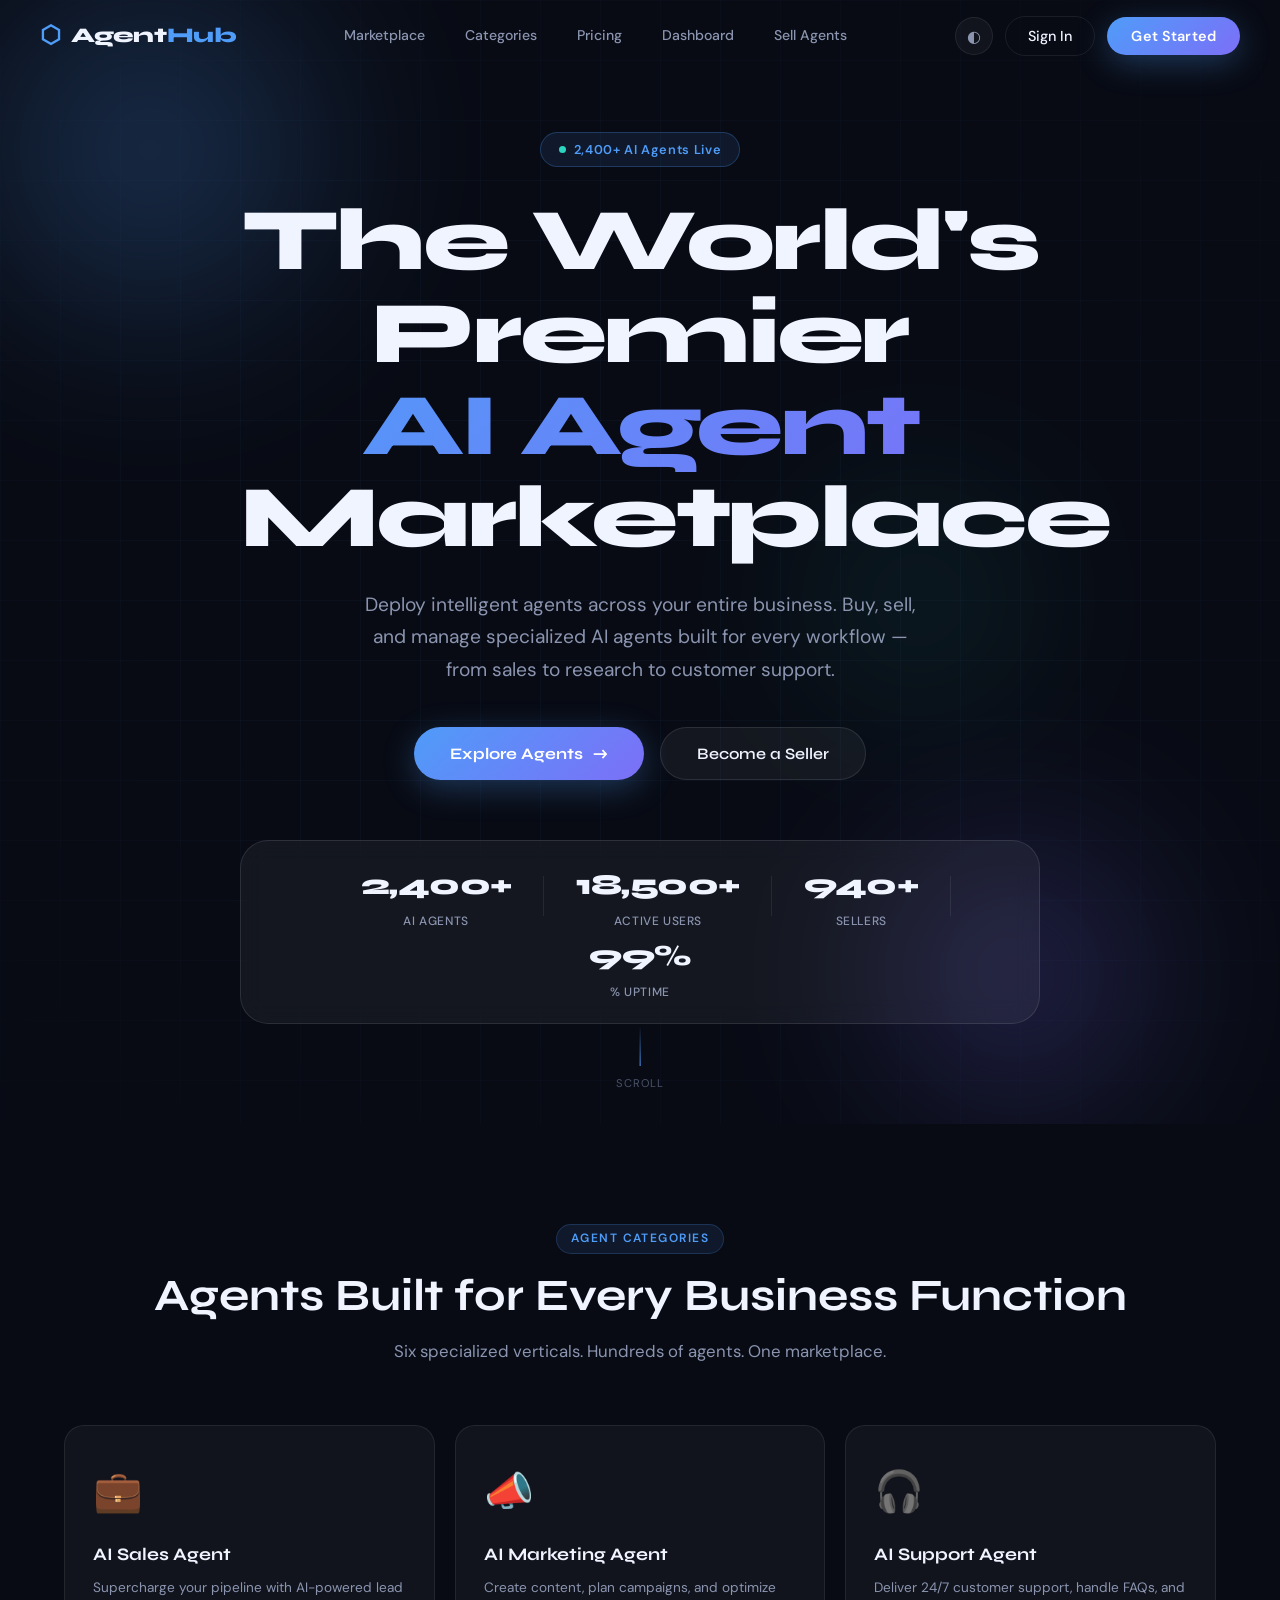
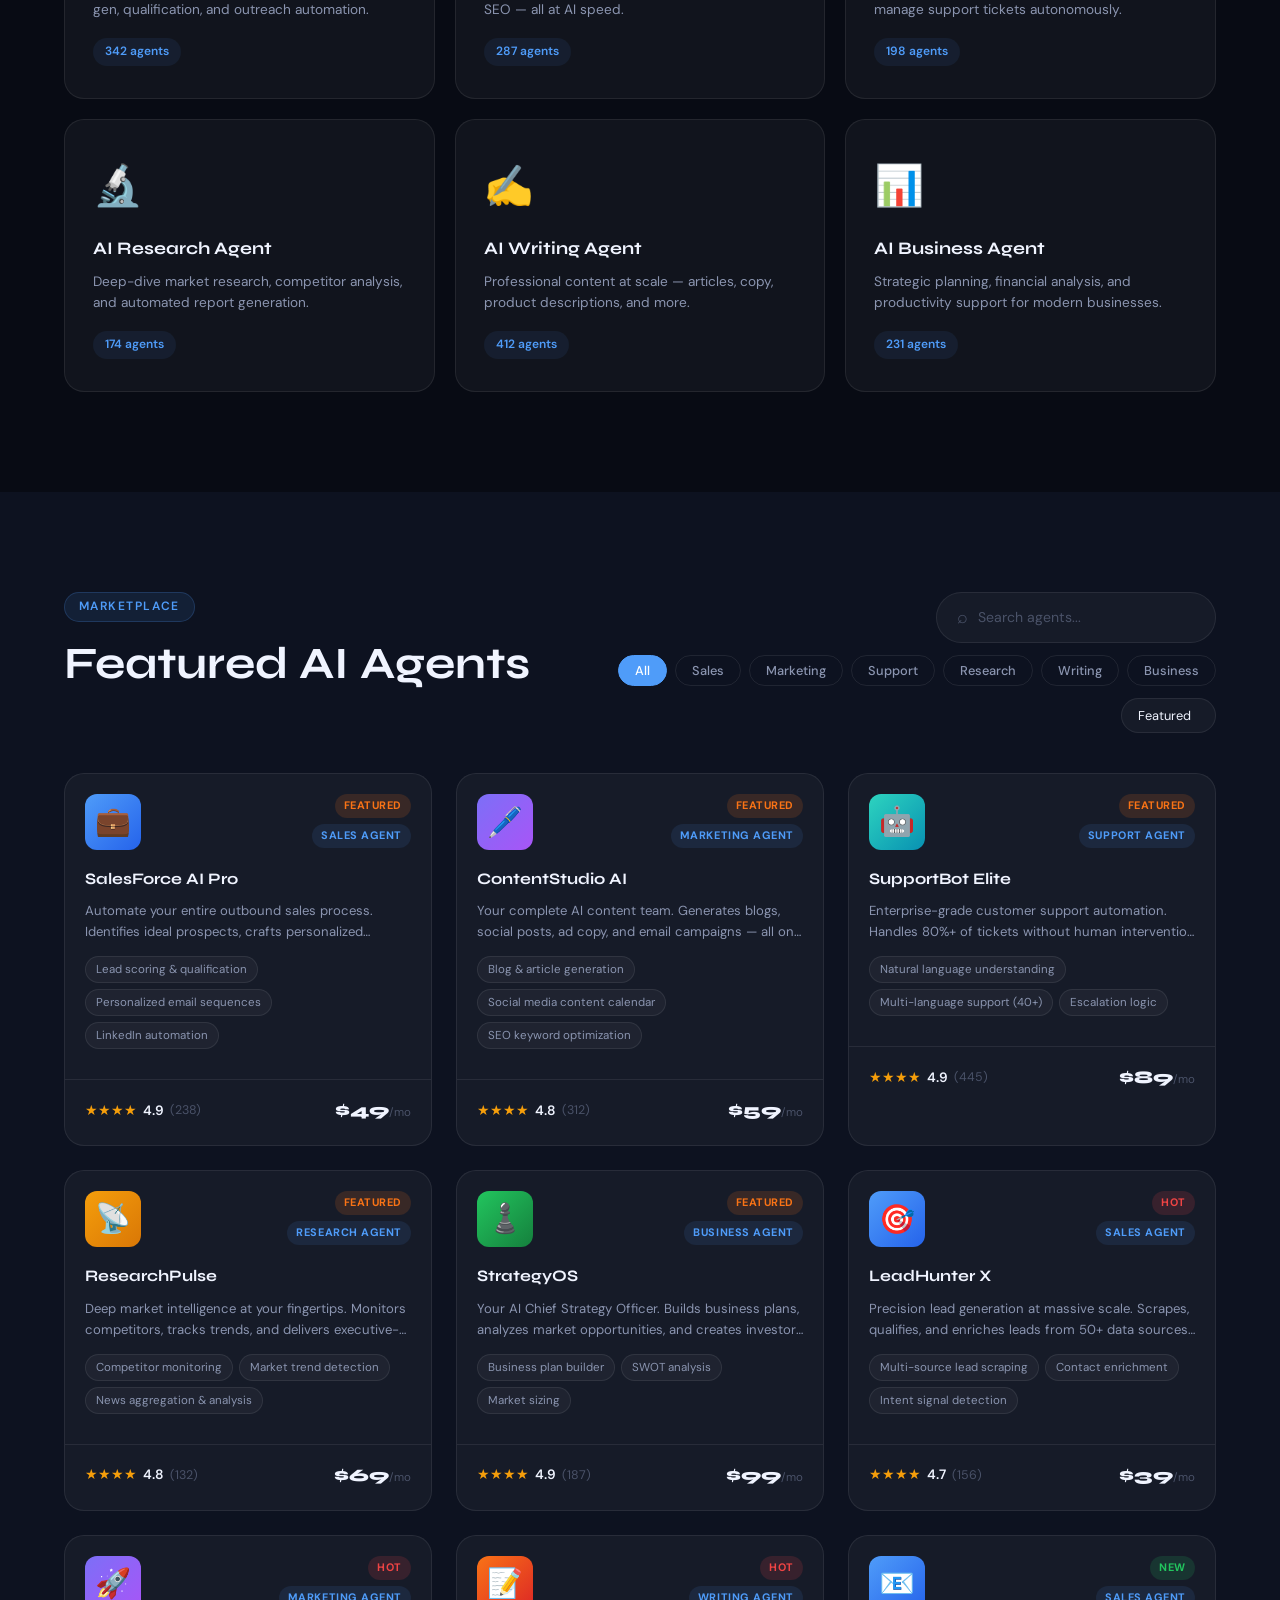
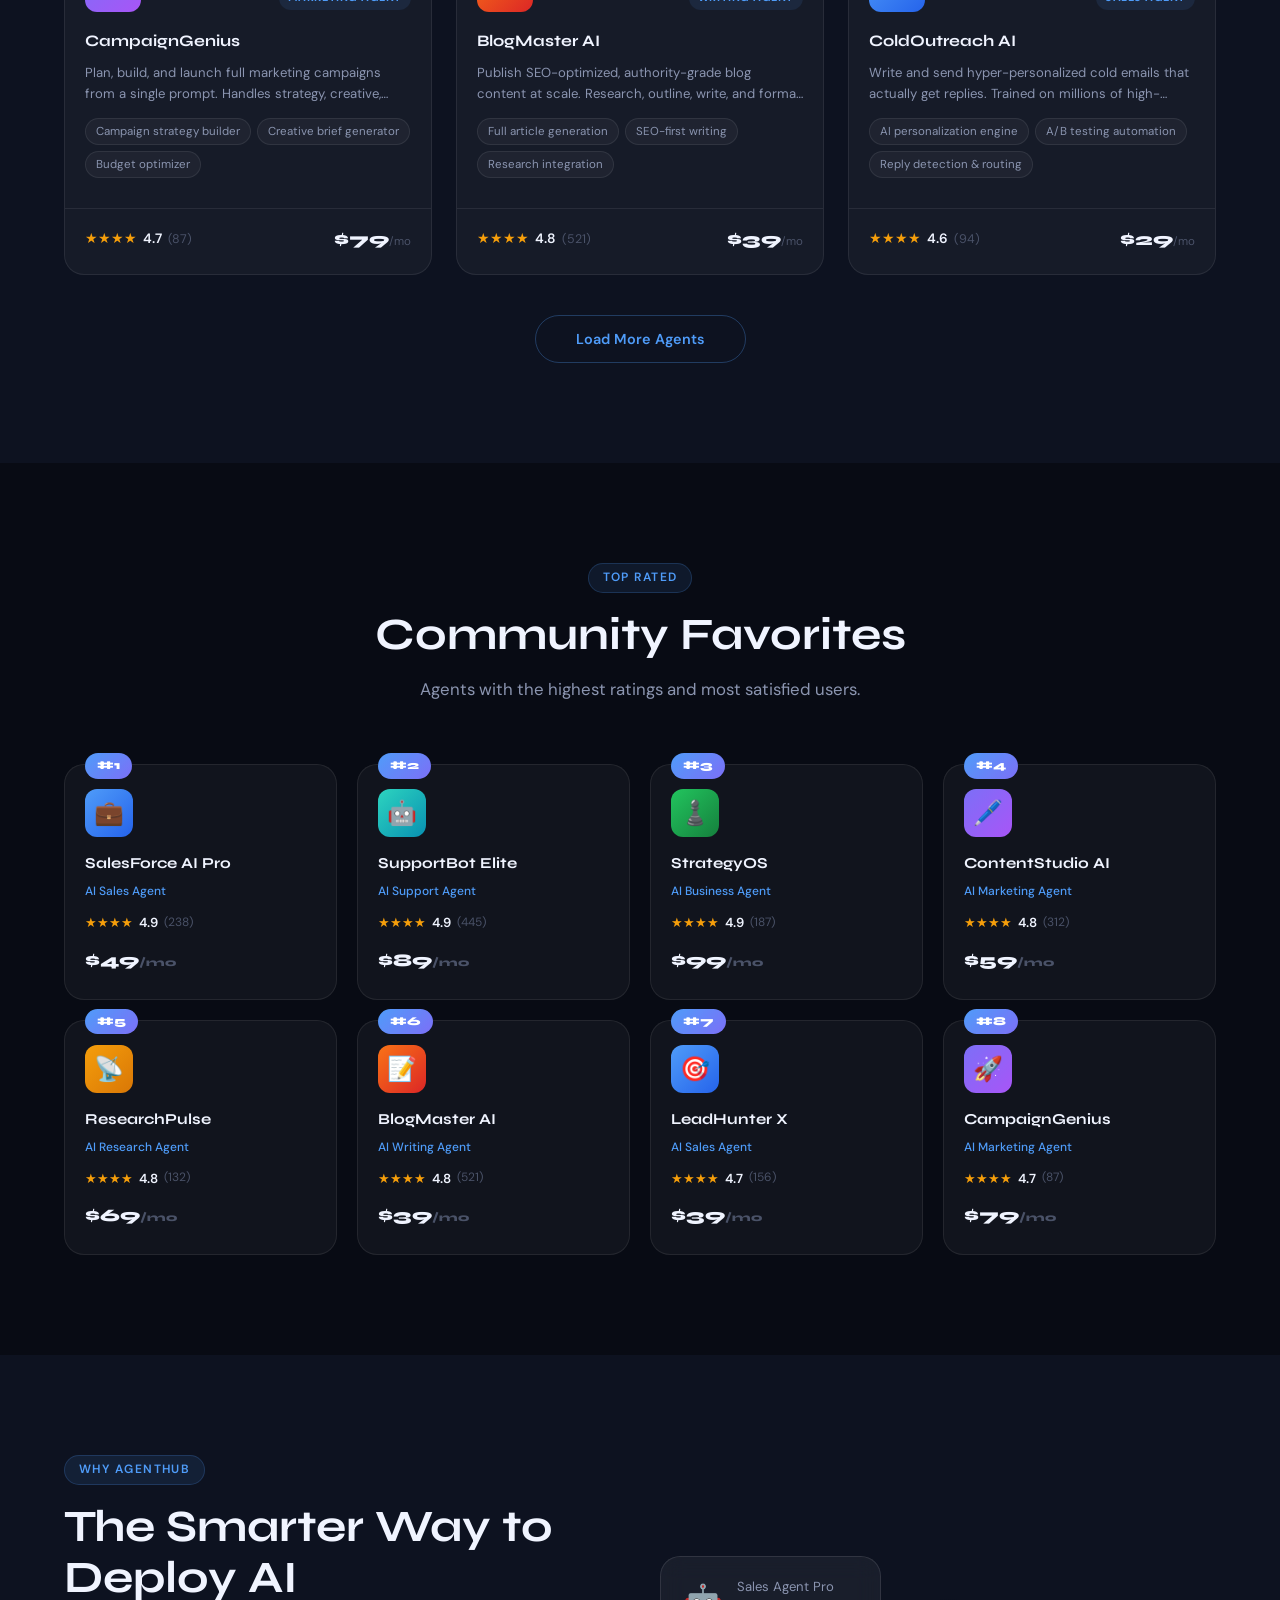
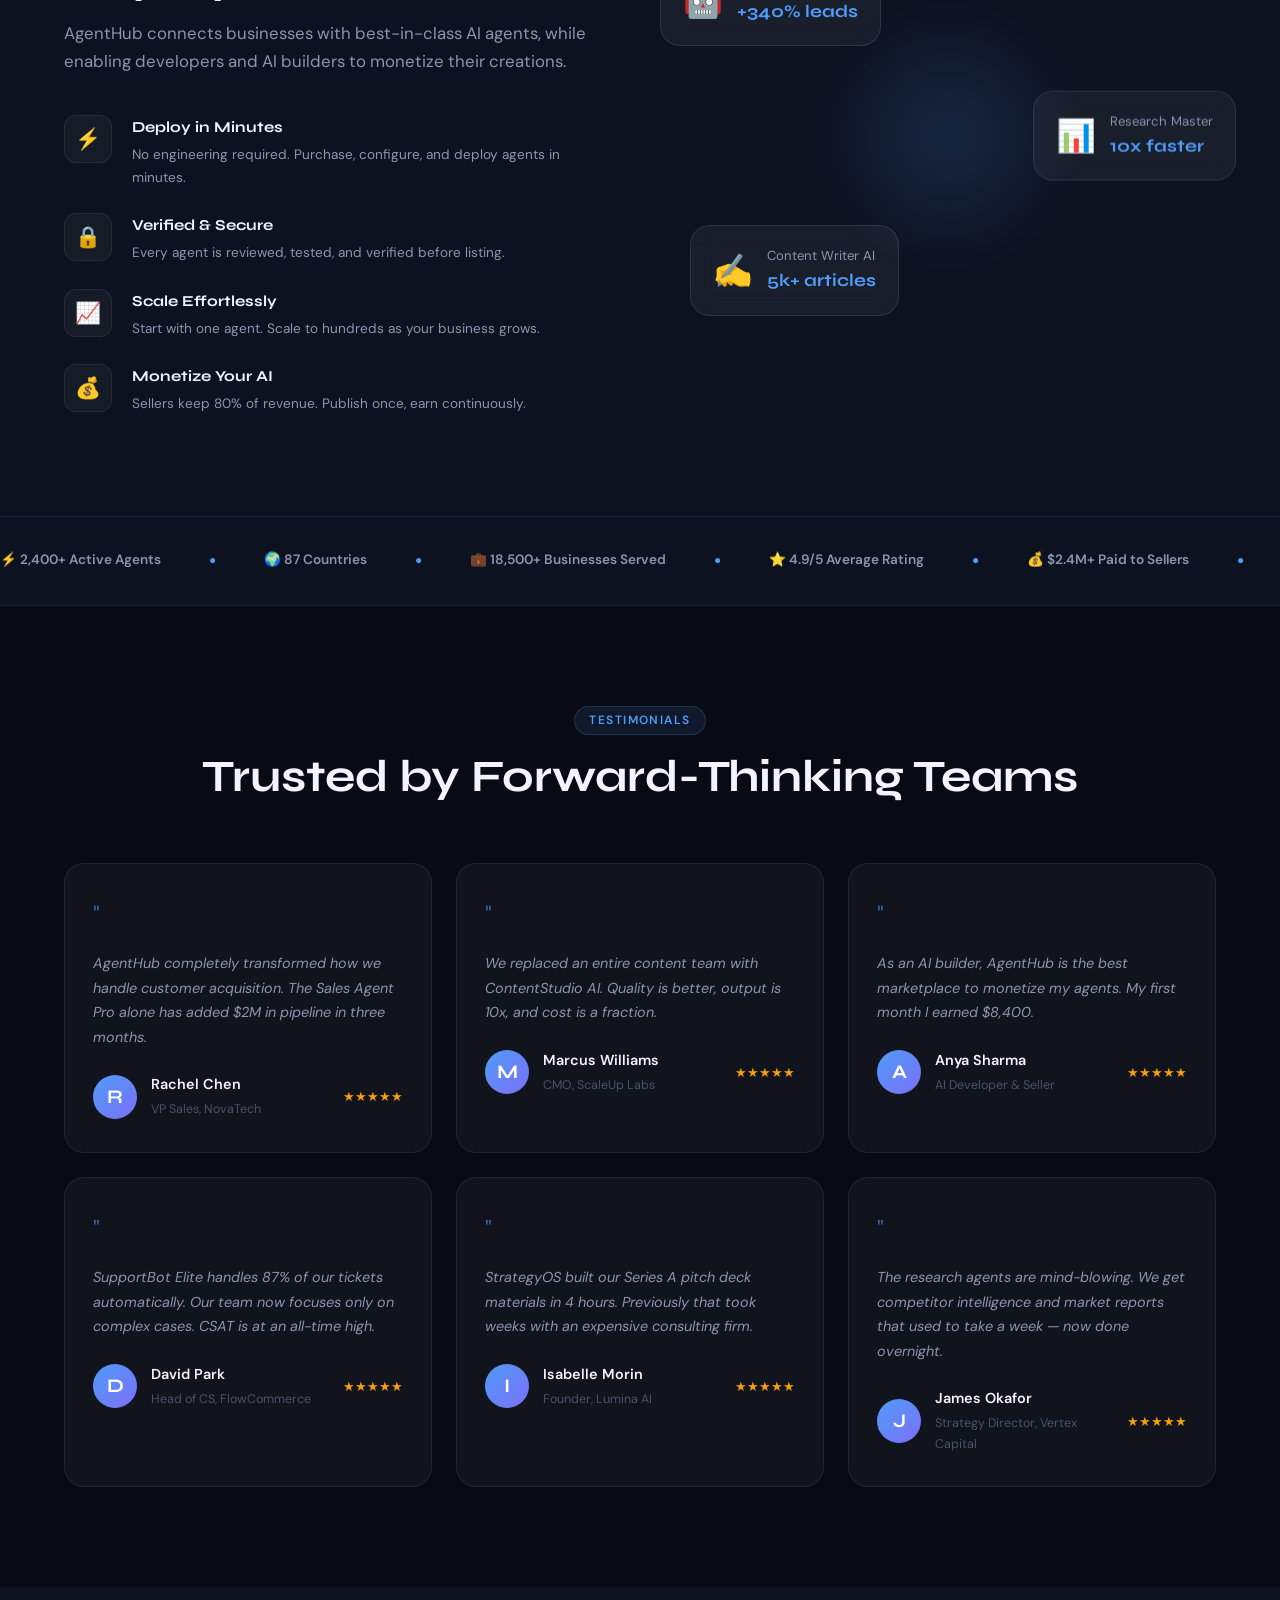
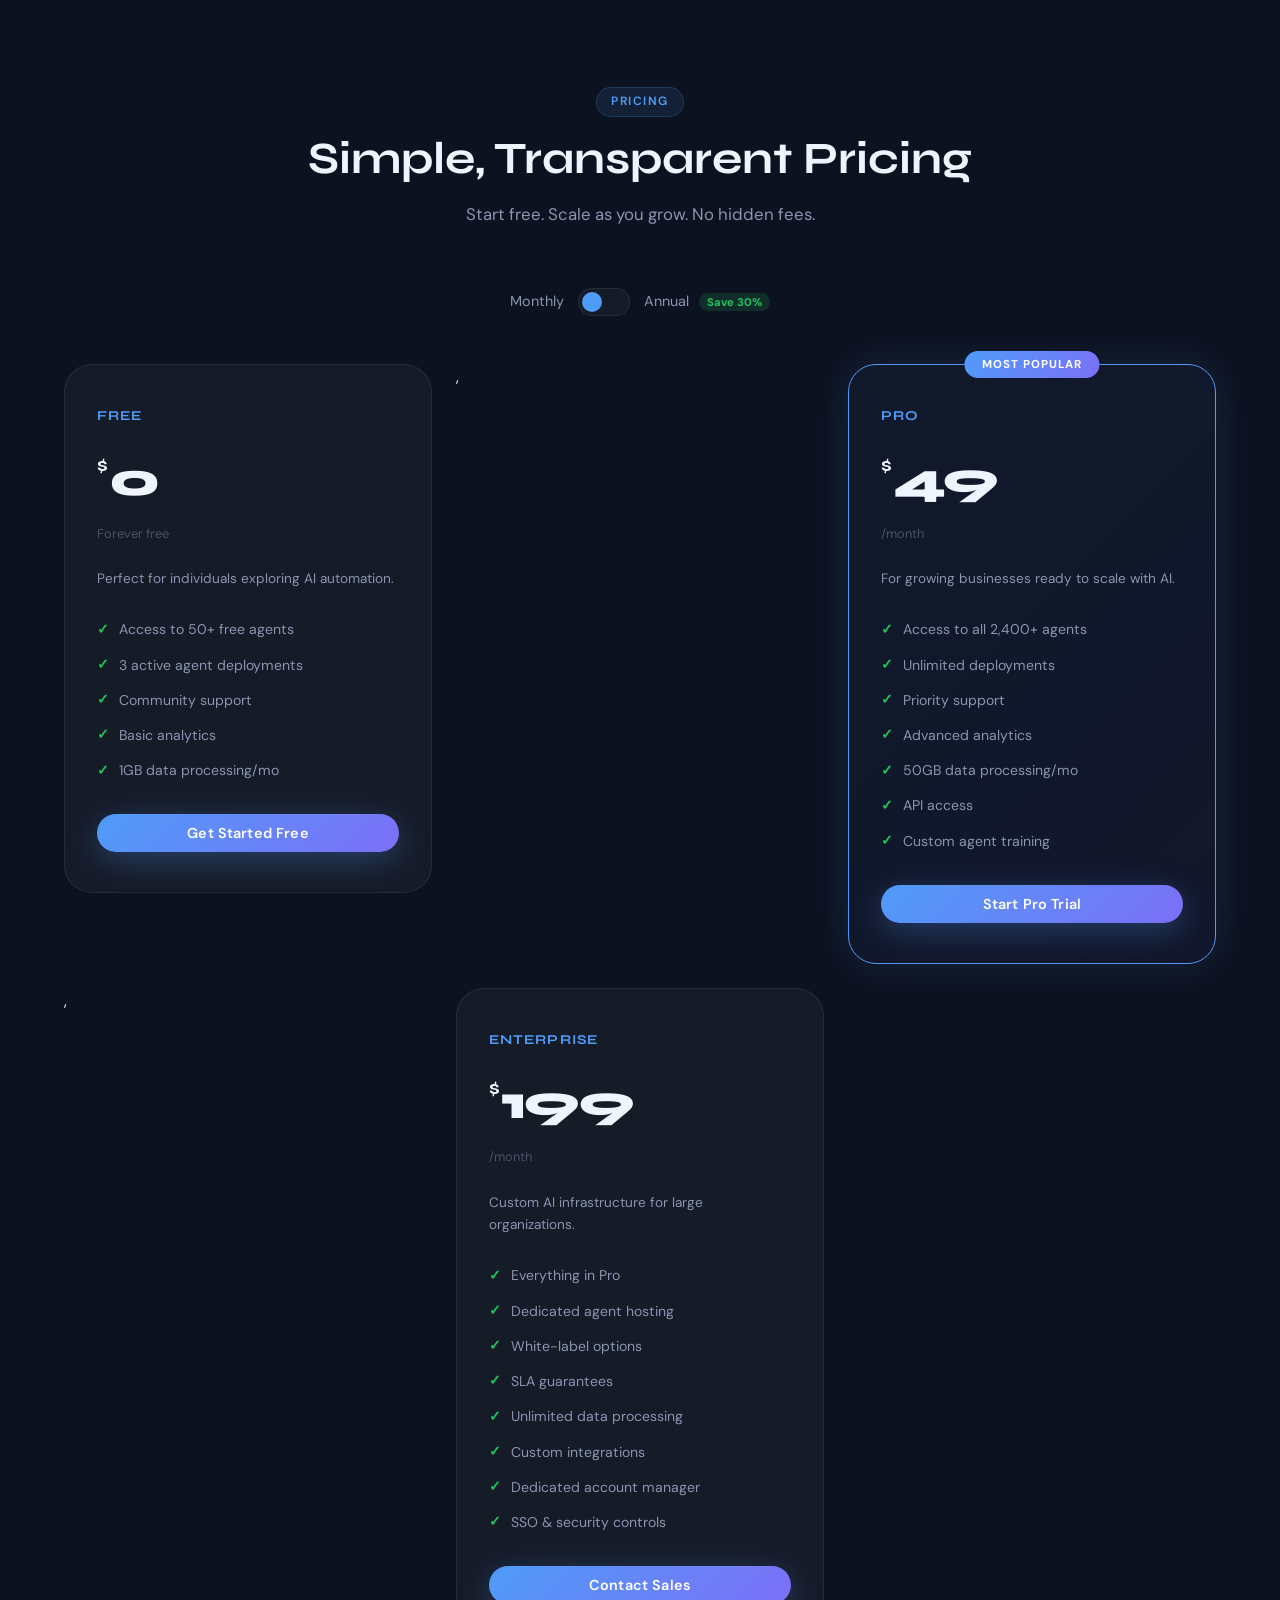
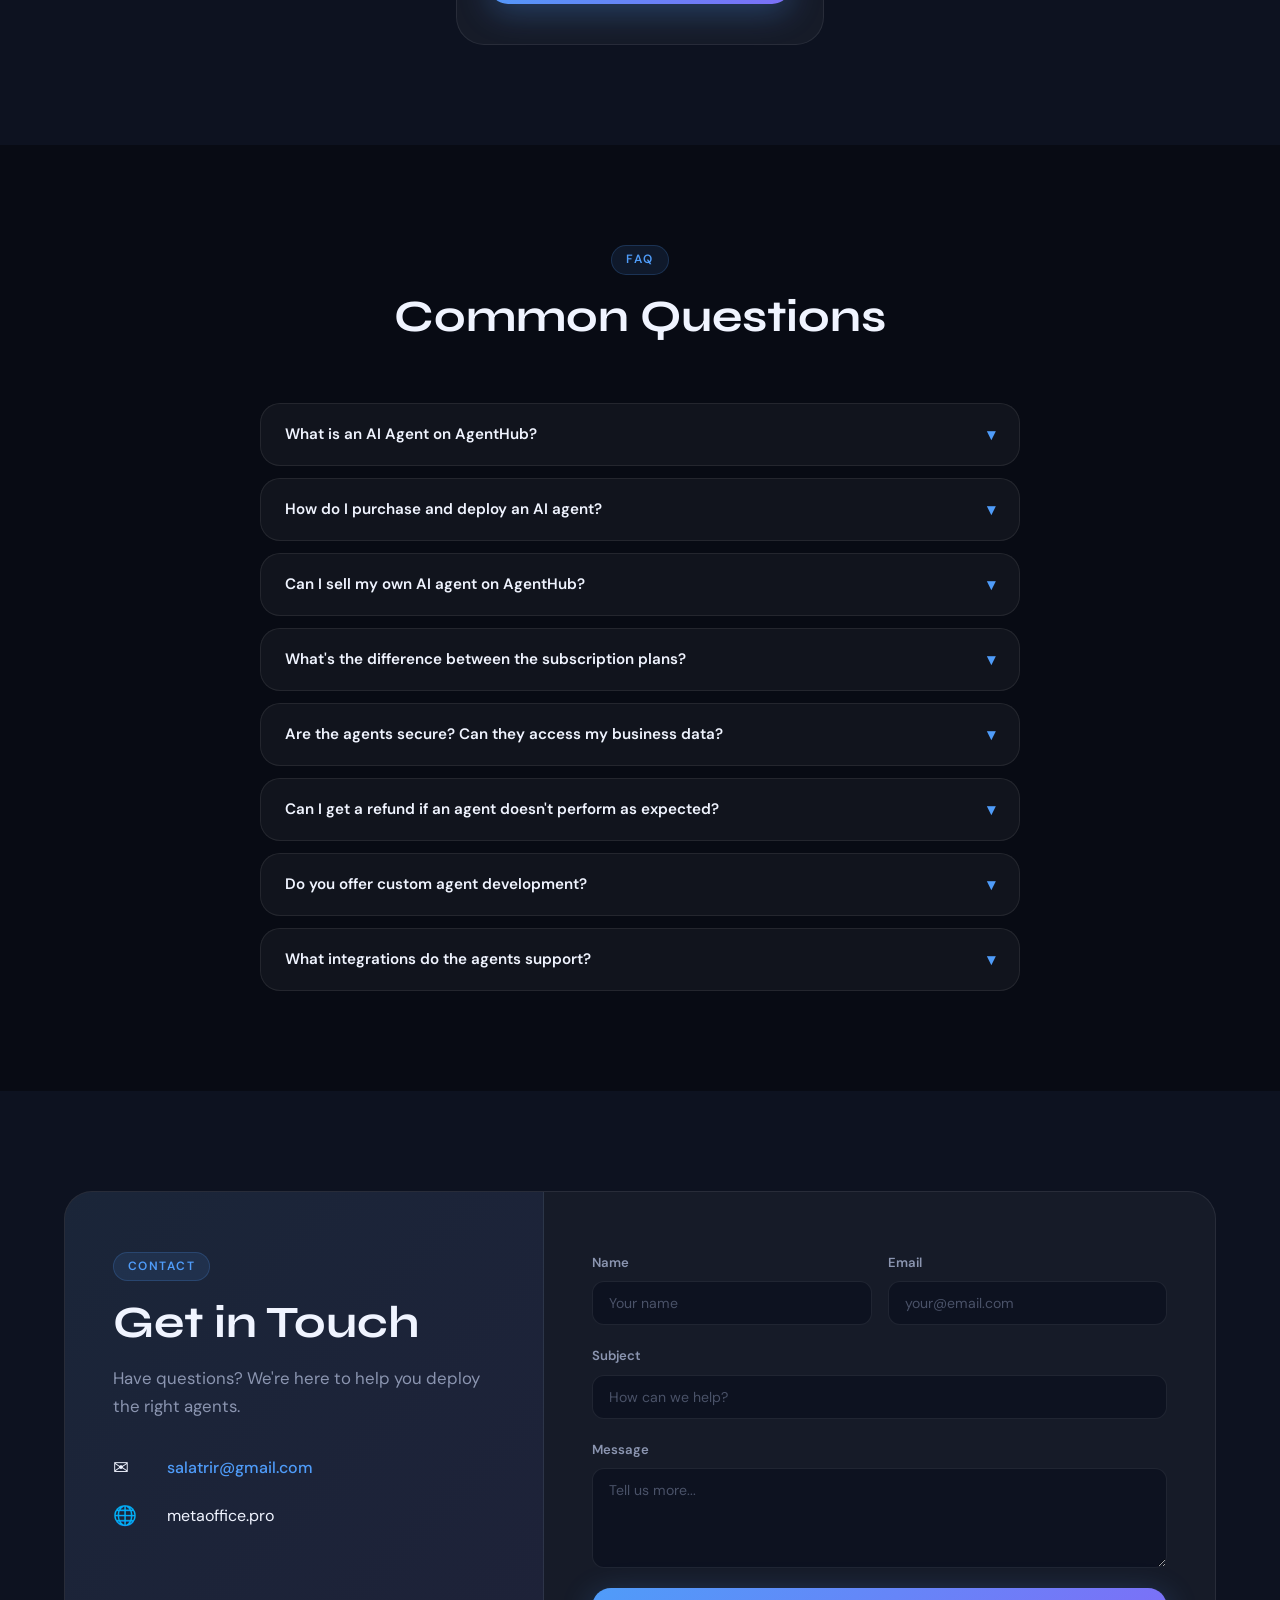
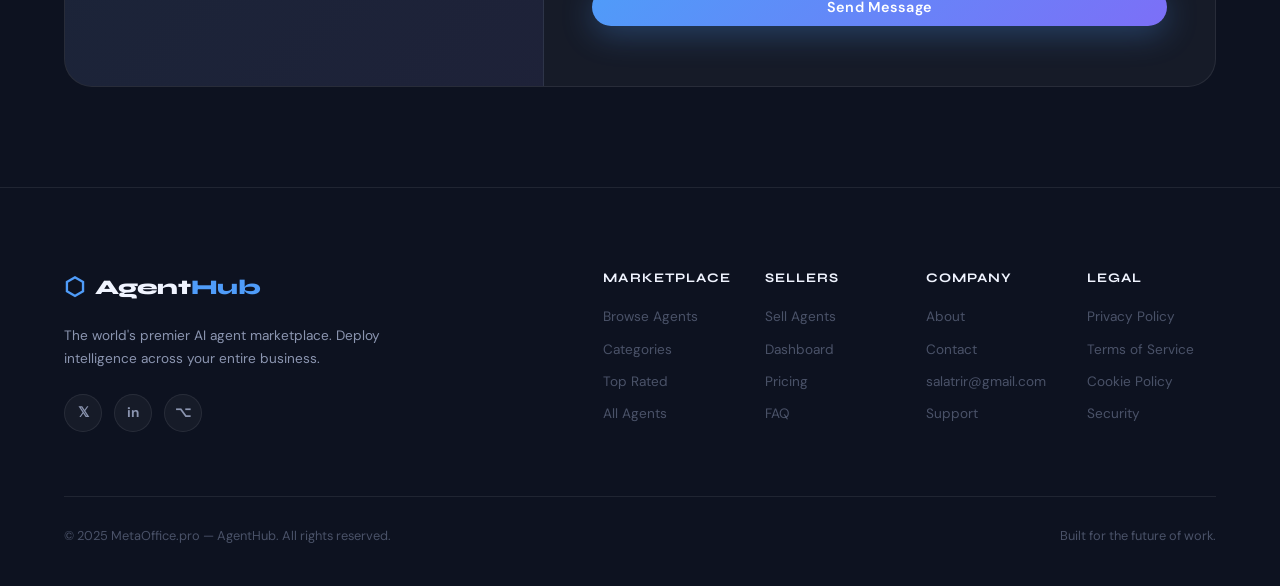
<file: index.html>
<!DOCTYPE html>
<html lang="en" data-theme="dark">
<head>
  <meta charset="UTF-8" />
  <meta name="viewport" content="width=device-width, initial-scale=1.0" />
  <title>AgentHub — AI Agent Marketplace | MetaOffice.pro</title>
  <meta name="description" content="The world's premier marketplace for AI agents. Buy, sell, and deploy specialized AI agents for sales, marketing, support, research, writing, and business automation." />
  <meta name="keywords" content="AI agents, AI marketplace, buy AI agents, sell AI agents, business automation, AI tools" />
  <meta name="author" content="MetaOffice.pro" />

  <!-- Open Graph -->
  <meta property="og:type" content="website" />
  <meta property="og:url" content="https://metaoffice.pro/" />
  <meta property="og:title" content="AgentHub — AI Agent Marketplace" />
  <meta property="og:description" content="The world's premier marketplace for AI agents. Deploy intelligence across your entire business." />
  <meta property="og:image" content="https://metaoffice.pro/og-image.png" />
  <meta property="og:site_name" content="MetaOffice.pro" />

  <!-- Twitter Card -->
  <meta name="twitter:card" content="summary_large_image" />
  <meta name="twitter:site" content="@metaofficepro" />
  <meta name="twitter:title" content="AgentHub — AI Agent Marketplace" />
  <meta name="twitter:description" content="Buy, sell, and deploy AI agents specialized for every business task." />
  <meta name="twitter:image" content="https://metaoffice.pro/og-image.png" />

  <!-- Schema.org Marketplace -->
  <script type="application/ld+json">
  {
    "@context": "https://schema.org",
    "@type": "WebSite",
    "name": "AgentHub",
    "url": "https://metaoffice.pro",
    "description": "AI Agent Marketplace",
    "potentialAction": {
      "@type": "SearchAction",
      "target": "https://metaoffice.pro/marketplace?q={search_term_string}",
      "query-input": "required name=search_term_string"
    }
  }
  </script>
  <script type="application/ld+json">
  {
    "@context": "https://schema.org",
    "@type": "Organization",
    "name": "MetaOffice.pro",
    "url": "https://metaoffice.pro",
    "logo": "https://metaoffice.pro/logo.png",
    "contactPoint": {
      "@type": "ContactPoint",
      "email": "salatrir@gmail.com",
      "contactType": "customer support"
    }
  }
  </script>

  <link rel="canonical" href="https://metaoffice.pro/" />
  <link rel="manifest" href="manifest.json" />
  <link rel="preconnect" href="https://fonts.googleapis.com" />
  <link rel="preconnect" href="https://fonts.gstatic.com" crossorigin />
  <link href="https://fonts.googleapis.com/css2?family=Syne:wght@400;500;600;700;800&family=DM+Sans:ital,opsz,wght@0,9..40,300;0,9..40,400;0,9..40,500;1,9..40,300&display=swap" rel="stylesheet" />
  <link rel="stylesheet" href="style.css" />
</head>
<body>

  <!-- NAVIGATION -->
  <nav class="navbar" id="navbar">
    <div class="nav-container">
      <a href="index.html" class="nav-logo">
        <span class="logo-icon">⬡</span>
        <span class="logo-text">Agent<span class="logo-accent">Hub</span></span>
      </a>
      <div class="nav-links" id="navLinks">
        <a href="#marketplace" class="nav-link">Marketplace</a>
        <a href="#categories" class="nav-link">Categories</a>
        <a href="#pricing" class="nav-link">Pricing</a>
        <a href="dashboard.html" class="nav-link">Dashboard</a>
        <a href="seller.html" class="nav-link">Sell Agents</a>
      </div>
      <div class="nav-actions">
        <button class="btn-theme-toggle" id="themeToggle" aria-label="Toggle theme">
          <span class="theme-icon">◐</span>
        </button>
        <button class="btn-secondary" onclick="openModal('loginModal')">Sign In</button>
        <button class="btn-primary" onclick="openModal('signupModal')">Get Started</button>
        <button class="nav-hamburger" id="navHamburger" aria-label="Menu">
          <span></span><span></span><span></span>
        </button>
      </div>
    </div>
  </nav>

  <!-- HERO -->
  <section class="hero" id="hero">
    <div class="hero-bg">
      <div class="hero-grid"></div>
      <div class="hero-orb hero-orb-1"></div>
      <div class="hero-orb hero-orb-2"></div>
      <div class="hero-orb hero-orb-3"></div>
    </div>
    <div class="hero-container">
      <div class="hero-badge">
        <span class="badge-dot"></span>
        <span>2,400+ AI Agents Live</span>
      </div>
      <h1 class="hero-title">
        The World's Premier
        <span class="hero-title-gradient">AI Agent</span>
        Marketplace
      </h1>
      <p class="hero-subtitle">
        Deploy intelligent agents across your entire business. Buy, sell, and manage specialized AI agents built for every workflow — from sales to research to customer support.
      </p>
      <div class="hero-actions">
        <button class="btn-hero-primary" onclick="document.getElementById('marketplace').scrollIntoView({behavior:'smooth'})">
          <span>Explore Agents</span>
          <span class="btn-arrow">→</span>
        </button>
        <button class="btn-hero-secondary" onclick="openModal('signupModal')">
          <span>Become a Seller</span>
        </button>
      </div>
      <div class="hero-stats">
        <div class="hero-stat">
          <span class="stat-num" data-count="2400">0</span>
          <span class="stat-label">AI Agents</span>
        </div>
        <div class="hero-stat-divider"></div>
        <div class="hero-stat">
          <span class="stat-num" data-count="18500">0</span>
          <span class="stat-label">Active Users</span>
        </div>
        <div class="hero-stat-divider"></div>
        <div class="hero-stat">
          <span class="stat-num" data-count="940">0</span>
          <span class="stat-label">Sellers</span>
        </div>
        <div class="hero-stat-divider"></div>
        <div class="hero-stat">
          <span class="stat-num" data-count="99">0</span>
          <span class="stat-label">% Uptime</span>
        </div>
      </div>
    </div>
    <div class="hero-scroll-indicator">
      <div class="scroll-line"></div>
      <span>Scroll</span>
    </div>
  </section>

  <!-- CATEGORIES -->
  <section class="categories-section" id="categories">
    <div class="section-container">
      <div class="section-header">
        <span class="section-tag">Agent Categories</span>
        <h2 class="section-title">Agents Built for Every Business Function</h2>
        <p class="section-subtitle">Six specialized verticals. Hundreds of agents. One marketplace.</p>
      </div>
      <div class="categories-grid" id="categoriesGrid">
        <!-- Populated by agents.js -->
      </div>
    </div>
  </section>

  <!-- FEATURED AGENTS / MARKETPLACE -->
  <section class="marketplace-section" id="marketplace">
    <div class="section-container">
      <div class="marketplace-header">
        <div class="section-header" style="text-align:left; margin-bottom:0;">
          <span class="section-tag">Marketplace</span>
          <h2 class="section-title">Featured AI Agents</h2>
        </div>
        <div class="marketplace-controls">
          <div class="search-bar">
            <span class="search-icon">⌕</span>
            <input type="text" id="agentSearch" placeholder="Search agents..." class="search-input" />
          </div>
          <div class="filter-tabs" id="filterTabs">
            <button class="filter-tab active" data-filter="all">All</button>
            <button class="filter-tab" data-filter="sales">Sales</button>
            <button class="filter-tab" data-filter="marketing">Marketing</button>
            <button class="filter-tab" data-filter="support">Support</button>
            <button class="filter-tab" data-filter="research">Research</button>
            <button class="filter-tab" data-filter="writing">Writing</button>
            <button class="filter-tab" data-filter="business">Business</button>
          </div>
          <select class="sort-select" id="sortSelect">
            <option value="featured">Featured</option>
            <option value="rating">Top Rated</option>
            <option value="newest">Newest</option>
            <option value="price-low">Price: Low</option>
            <option value="price-high">Price: High</option>
          </select>
        </div>
      </div>
      <div class="agents-grid" id="agentsGrid">
        <!-- Populated by marketplace.js -->
      </div>
      <div class="load-more-container">
        <button class="btn-load-more" id="loadMoreBtn">Load More Agents</button>
      </div>
    </div>
  </section>

  <!-- TOP RATED -->
  <section class="top-rated-section" id="topRated">
    <div class="section-container">
      <div class="section-header">
        <span class="section-tag">Top Rated</span>
        <h2 class="section-title">Community Favorites</h2>
        <p class="section-subtitle">Agents with the highest ratings and most satisfied users.</p>
      </div>
      <div class="top-rated-grid" id="topRatedGrid">
        <!-- Populated by marketplace.js -->
      </div>
    </div>
  </section>

  <!-- BENEFITS -->
  <section class="benefits-section" id="benefits">
    <div class="section-container">
      <div class="benefits-split">
        <div class="benefits-left">
          <span class="section-tag">Why AgentHub</span>
          <h2 class="section-title">The Smarter Way to Deploy AI</h2>
          <p class="section-subtitle">AgentHub connects businesses with best-in-class AI agents, while enabling developers and AI builders to monetize their creations.</p>
          <div class="benefits-list">
            <div class="benefit-item">
              <div class="benefit-icon">⚡</div>
              <div>
                <h4>Deploy in Minutes</h4>
                <p>No engineering required. Purchase, configure, and deploy agents in minutes.</p>
              </div>
            </div>
            <div class="benefit-item">
              <div class="benefit-icon">🔒</div>
              <div>
                <h4>Verified & Secure</h4>
                <p>Every agent is reviewed, tested, and verified before listing.</p>
              </div>
            </div>
            <div class="benefit-item">
              <div class="benefit-icon">📈</div>
              <div>
                <h4>Scale Effortlessly</h4>
                <p>Start with one agent. Scale to hundreds as your business grows.</p>
              </div>
            </div>
            <div class="benefit-item">
              <div class="benefit-icon">💰</div>
              <div>
                <h4>Monetize Your AI</h4>
                <p>Sellers keep 80% of revenue. Publish once, earn continuously.</p>
              </div>
            </div>
          </div>
        </div>
        <div class="benefits-right">
          <div class="benefits-visual">
            <div class="bv-card bv-card-1">
              <div class="bv-card-icon">🤖</div>
              <div class="bv-card-content">
                <span class="bv-card-label">Sales Agent Pro</span>
                <span class="bv-card-stat">+340% leads</span>
              </div>
            </div>
            <div class="bv-card bv-card-2">
              <div class="bv-card-icon">📊</div>
              <div class="bv-card-content">
                <span class="bv-card-label">Research Master</span>
                <span class="bv-card-stat">10x faster</span>
              </div>
            </div>
            <div class="bv-card bv-card-3">
              <div class="bv-card-icon">✍️</div>
              <div class="bv-card-content">
                <span class="bv-card-label">Content Writer AI</span>
                <span class="bv-card-stat">5k+ articles</span>
              </div>
            </div>
            <div class="bv-orb"></div>
          </div>
        </div>
      </div>
    </div>
  </section>

  <!-- STATS TICKER -->
  <section class="stats-section">
    <div class="stats-ticker">
      <div class="ticker-inner" id="statsTickerInner">
        <span>⚡ 2,400+ Active Agents</span>
        <span class="ticker-dot">•</span>
        <span>🌍 87 Countries</span>
        <span class="ticker-dot">•</span>
        <span>💼 18,500+ Businesses Served</span>
        <span class="ticker-dot">•</span>
        <span>⭐ 4.9/5 Average Rating</span>
        <span class="ticker-dot">•</span>
        <span>💰 $2.4M+ Paid to Sellers</span>
        <span class="ticker-dot">•</span>
        <span>🚀 940 Verified Sellers</span>
        <span class="ticker-dot">•</span>
        <span>🔄 99.9% Uptime</span>
        <span class="ticker-dot">•</span>
        <!-- repeat for seamless loop -->
        <span>⚡ 2,400+ Active Agents</span>
        <span class="ticker-dot">•</span>
        <span>🌍 87 Countries</span>
        <span class="ticker-dot">•</span>
        <span>💼 18,500+ Businesses Served</span>
        <span class="ticker-dot">•</span>
        <span>⭐ 4.9/5 Average Rating</span>
        <span class="ticker-dot">•</span>
        <span>💰 $2.4M+ Paid to Sellers</span>
        <span class="ticker-dot">•</span>
        <span>🚀 940 Verified Sellers</span>
        <span class="ticker-dot">•</span>
        <span>🔄 99.9% Uptime</span>
        <span class="ticker-dot">•</span>
      </div>
    </div>
  </section>

  <!-- TESTIMONIALS -->
  <section class="testimonials-section" id="testimonials">
    <div class="section-container">
      <div class="section-header">
        <span class="section-tag">Testimonials</span>
        <h2 class="section-title">Trusted by Forward-Thinking Teams</h2>
      </div>
      <div class="testimonials-grid" id="testimonialsGrid">
        <!-- Populated by app.js -->
      </div>
    </div>
  </section>

  <!-- PRICING -->
  <section class="pricing-section" id="pricing">
    <div class="section-container">
      <div class="section-header">
        <span class="section-tag">Pricing</span>
        <h2 class="section-title">Simple, Transparent Pricing</h2>
        <p class="section-subtitle">Start free. Scale as you grow. No hidden fees.</p>
      </div>
      <div class="pricing-toggle">
        <span class="toggle-label">Monthly</span>
        <label class="toggle-switch">
          <input type="checkbox" id="billingToggle" />
          <span class="toggle-slider"></span>
        </label>
        <span class="toggle-label">Annual <span class="badge-save">Save 30%</span></span>
      </div>
      <div class="pricing-grid" id="pricingGrid">
        <!-- Populated by app.js -->
      </div>
    </div>
  </section>

  <!-- FAQ -->
  <section class="faq-section" id="faq">
    <div class="section-container">
      <div class="section-header">
        <span class="section-tag">FAQ</span>
        <h2 class="section-title">Common Questions</h2>
      </div>
      <div class="faq-grid" id="faqGrid">
        <!-- Populated by app.js -->
      </div>
    </div>
  </section>

  <!-- CONTACT -->
  <section class="contact-section" id="contact">
    <div class="section-container">
      <div class="contact-card">
        <div class="contact-left">
          <span class="section-tag">Contact</span>
          <h2 class="section-title">Get in Touch</h2>
          <p class="section-subtitle">Have questions? We're here to help you deploy the right agents.</p>
          <div class="contact-info">
            <div class="contact-item">
              <span class="contact-icon">✉</span>
              <a href="mailto:salatrir@gmail.com" class="contact-link">salatrir@gmail.com</a>
            </div>
            <div class="contact-item">
              <span class="contact-icon">🌐</span>
              <span>metaoffice.pro</span>
            </div>
          </div>
        </div>
        <div class="contact-right">
          <div class="contact-form">
            <div class="form-row">
              <div class="form-group">
                <label>Name</label>
                <input type="text" id="contactName" placeholder="Your name" class="form-input" />
              </div>
              <div class="form-group">
                <label>Email</label>
                <input type="email" id="contactEmail" placeholder="your@email.com" class="form-input" />
              </div>
            </div>
            <div class="form-group">
              <label>Subject</label>
              <input type="text" id="contactSubject" placeholder="How can we help?" class="form-input" />
            </div>
            <div class="form-group">
              <label>Message</label>
              <textarea id="contactMessage" placeholder="Tell us more..." class="form-textarea" rows="4"></textarea>
            </div>
            <button class="btn-primary btn-full" onclick="submitContact()">Send Message</button>
          </div>
        </div>
      </div>
    </div>
  </section>

  <!-- FOOTER -->
  <footer class="footer">
    <div class="footer-container">
      <div class="footer-top">
        <div class="footer-brand">
          <a href="index.html" class="nav-logo">
            <span class="logo-icon">⬡</span>
            <span class="logo-text">Agent<span class="logo-accent">Hub</span></span>
          </a>
          <p class="footer-tagline">The world's premier AI agent marketplace. Deploy intelligence across your entire business.</p>
          <div class="footer-social">
            <a href="#" class="social-link" aria-label="Twitter">𝕏</a>
            <a href="#" class="social-link" aria-label="LinkedIn">in</a>
            <a href="#" class="social-link" aria-label="GitHub">⌥</a>
          </div>
        </div>
        <div class="footer-links">
          <div class="footer-col">
            <h4>Marketplace</h4>
            <a href="#marketplace">Browse Agents</a>
            <a href="#categories">Categories</a>
            <a href="#topRated">Top Rated</a>
            <a href="marketplace.html">All Agents</a>
          </div>
          <div class="footer-col">
            <h4>Sellers</h4>
            <a href="seller.html">Sell Agents</a>
            <a href="dashboard.html">Dashboard</a>
            <a href="#pricing">Pricing</a>
            <a href="#faq">FAQ</a>
          </div>
          <div class="footer-col">
            <h4>Company</h4>
            <a href="#benefits">About</a>
            <a href="#contact">Contact</a>
            <a href="mailto:salatrir@gmail.com">salatrir@gmail.com</a>
            <a href="#faq">Support</a>
          </div>
          <div class="footer-col">
            <h4>Legal</h4>
            <a href="#">Privacy Policy</a>
            <a href="#">Terms of Service</a>
            <a href="#">Cookie Policy</a>
            <a href="#">Security</a>
          </div>
        </div>
      </div>
      <div class="footer-bottom">
        <p>© 2025 MetaOffice.pro — AgentHub. All rights reserved.</p>
        <p>Built for the future of work.</p>
      </div>
    </div>
  </footer>

  <!-- AGENT DETAIL MODAL -->
  <div class="modal-overlay" id="agentModal" onclick="closeModalOnOverlay(event,'agentModal')">
    <div class="modal modal-agent" id="agentModalContent">
      <!-- Populated dynamically -->
    </div>
  </div>

  <!-- LOGIN MODAL -->
  <div class="modal-overlay" id="loginModal" onclick="closeModalOnOverlay(event,'loginModal')">
    <div class="modal modal-auth">
      <button class="modal-close" onclick="closeModal('loginModal')">✕</button>
      <div class="modal-header">
        <span class="logo-icon" style="font-size:2rem">⬡</span>
        <h2>Welcome Back</h2>
        <p>Sign in to your AgentHub account</p>
      </div>
      <div class="form-group">
        <label>Email</label>
        <input type="email" class="form-input" placeholder="your@email.com" id="loginEmail" />
      </div>
      <div class="form-group">
        <label>Password</label>
        <input type="password" class="form-input" placeholder="••••••••" id="loginPassword" />
      </div>
      <button class="btn-primary btn-full" onclick="handleLogin()">Sign In</button>
      <p class="auth-switch">Don't have an account? <a href="#" onclick="switchModal('loginModal','signupModal')">Sign Up</a></p>
    </div>
  </div>

  <!-- SIGNUP MODAL -->
  <div class="modal-overlay" id="signupModal" onclick="closeModalOnOverlay(event,'signupModal')">
    <div class="modal modal-auth">
      <button class="modal-close" onclick="closeModal('signupModal')">✕</button>
      <div class="modal-header">
        <span class="logo-icon" style="font-size:2rem">⬡</span>
        <h2>Join AgentHub</h2>
        <p>Create your free account today</p>
      </div>
      <div class="form-row">
        <div class="form-group">
          <label>First Name</label>
          <input type="text" class="form-input" placeholder="John" id="signupFirst" />
        </div>
        <div class="form-group">
          <label>Last Name</label>
          <input type="text" class="form-input" placeholder="Doe" id="signupLast" />
        </div>
      </div>
      <div class="form-group">
        <label>Email</label>
        <input type="email" class="form-input" placeholder="your@email.com" id="signupEmail" />
      </div>
      <div class="form-group">
        <label>Password</label>
        <input type="password" class="form-input" placeholder="Min 8 characters" id="signupPassword" />
      </div>
      <div class="form-group">
        <label>I want to</label>
        <select class="form-input" id="signupRole">
          <option value="buyer">Buy AI Agents</option>
          <option value="seller">Sell AI Agents</option>
          <option value="both">Both</option>
        </select>
      </div>
      <button class="btn-primary btn-full" onclick="handleSignup()">Create Account</button>
      <p class="auth-switch">Already have an account? <a href="#" onclick="switchModal('signupModal','loginModal')">Sign In</a></p>
    </div>
  </div>

  <!-- TOAST -->
  <div class="toast-container" id="toastContainer"></div>

  <script src="agents.js"></script>
  <script src="marketplace.js"></script>
  <script src="app.js"></script>
</body>
</html>
</file>
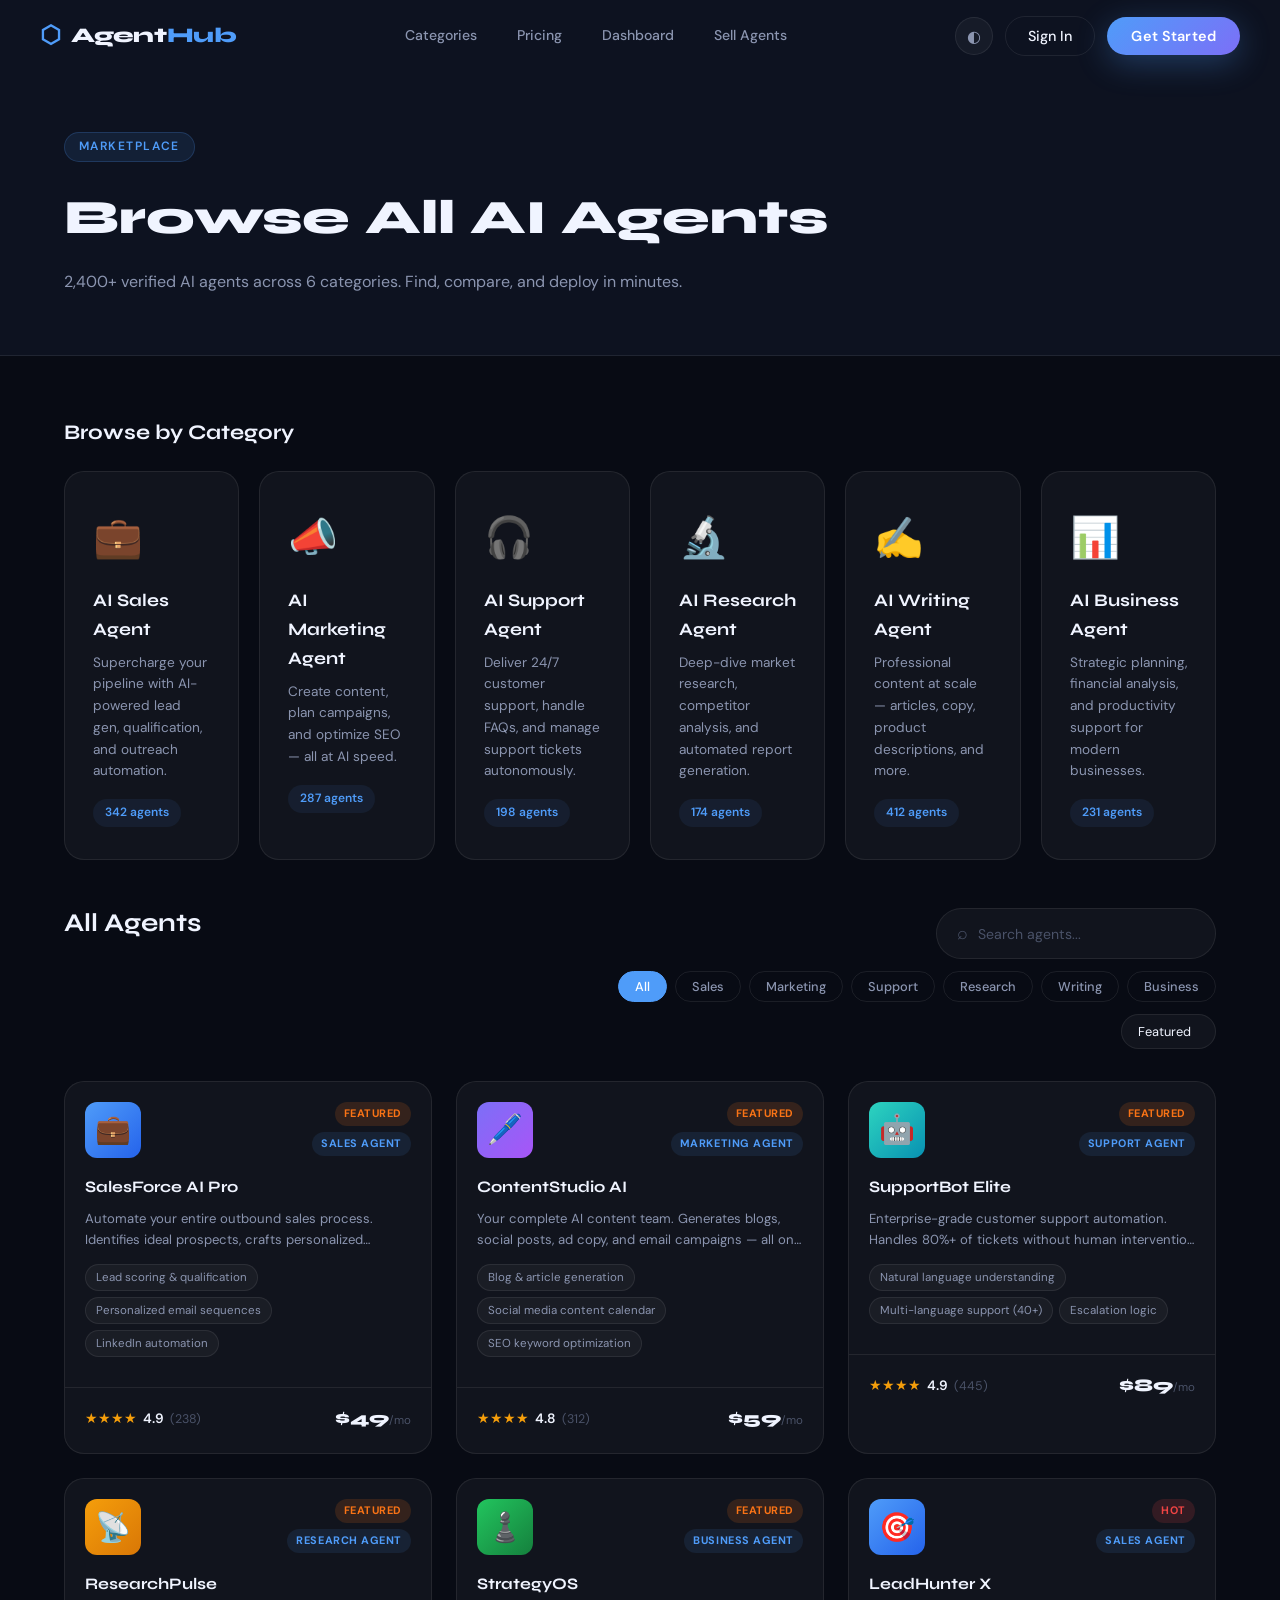
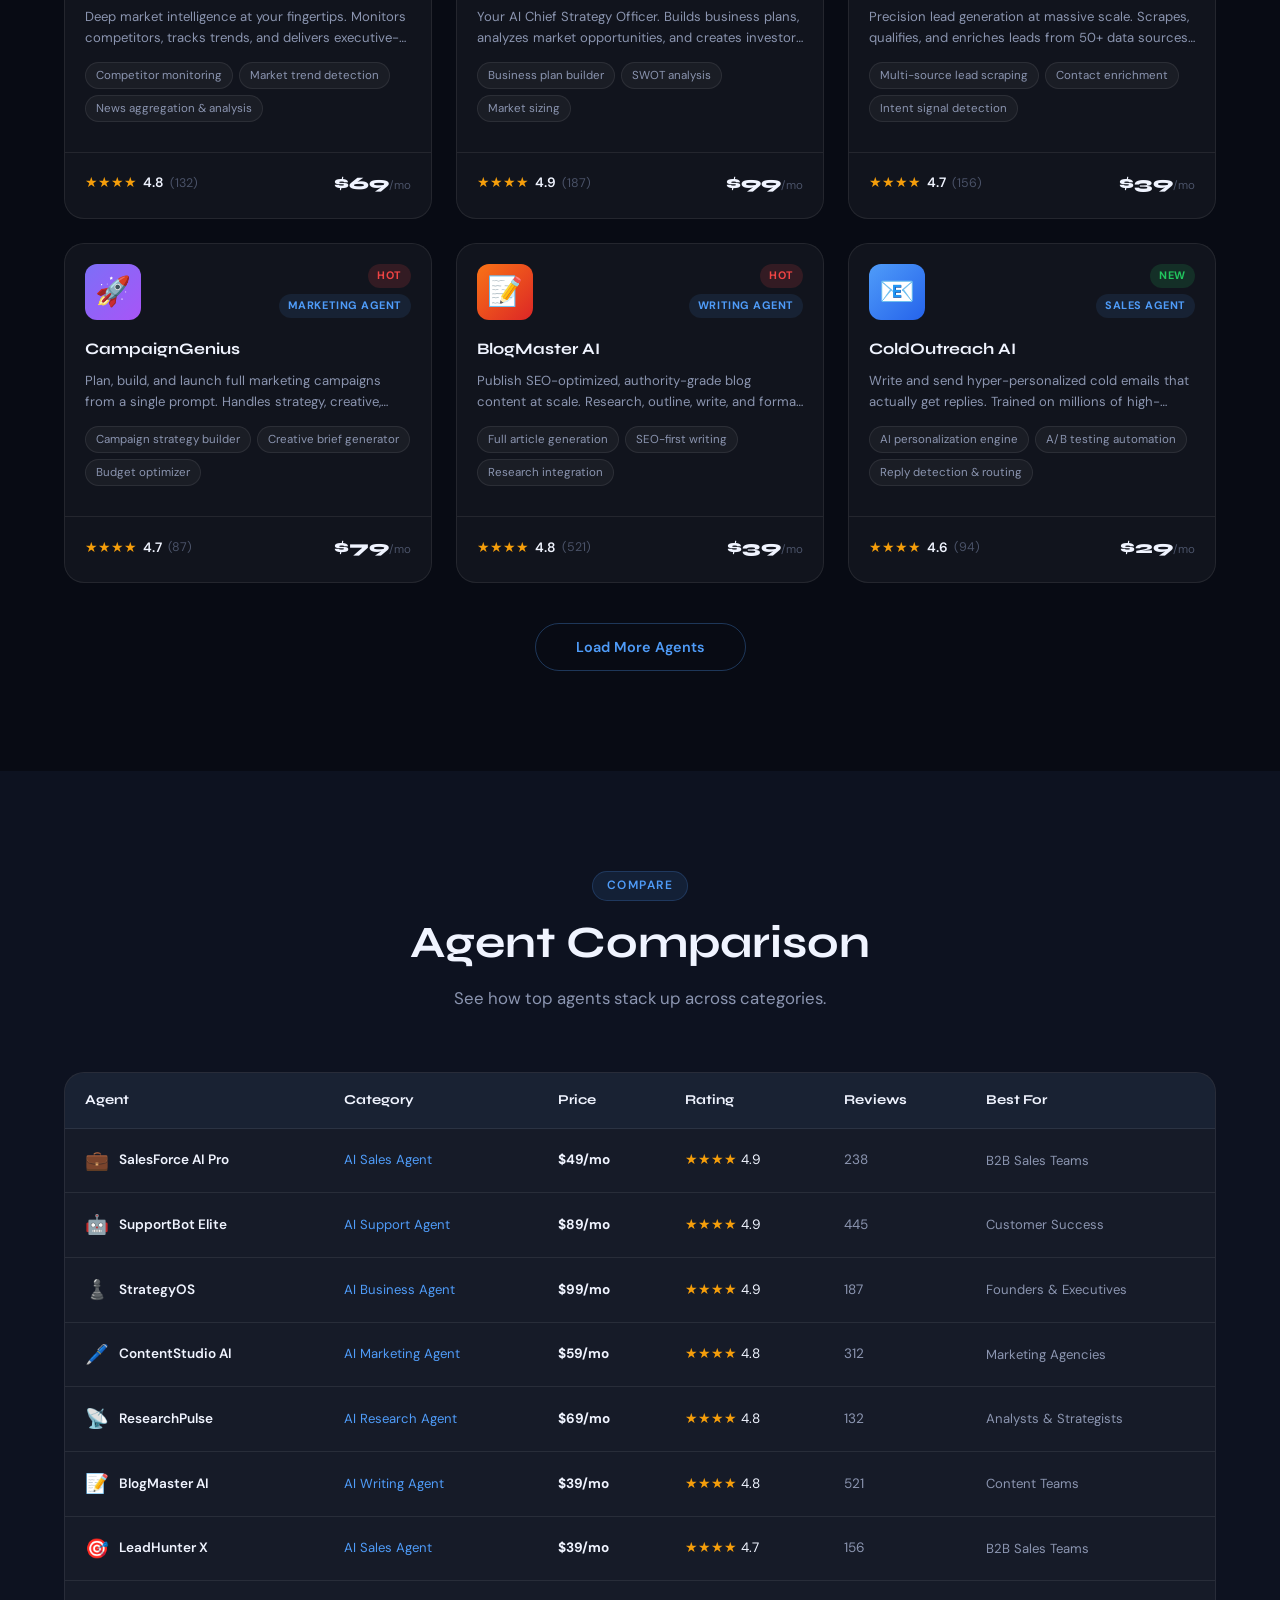
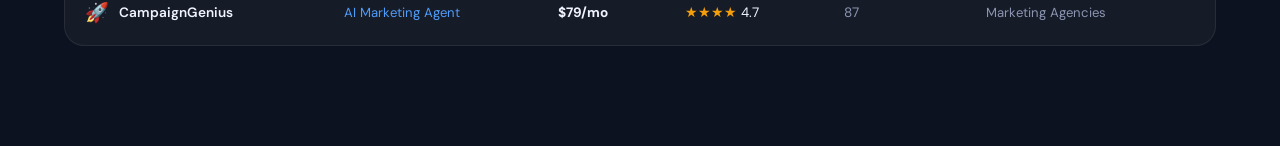
<file: marketplace.html>
<!DOCTYPE html>
<html lang="en" data-theme="dark">
<head>
  <meta charset="UTF-8" />
  <meta name="viewport" content="width=device-width, initial-scale=1.0" />
  <title>Marketplace — AgentHub | MetaOffice.pro</title>
  <meta name="description" content="Browse 2,400+ AI agents for sales, marketing, support, research, writing and business automation. Find the perfect agent for your workflow." />
  <link rel="preconnect" href="https://fonts.googleapis.com" />
  <link rel="preconnect" href="https://fonts.gstatic.com" crossorigin />
  <link href="https://fonts.googleapis.com/css2?family=Syne:wght@400;500;600;700;800&family=DM+Sans:ital,opsz,wght@0,9..40,300;0,9..40,400;0,9..40,500;1,9..40,300&display=swap" rel="stylesheet" />
  <link rel="stylesheet" href="style.css" />

  <!-- Schema.org SoftwareApplication -->
  <script type="application/ld+json">
  {
    "@context": "https://schema.org",
    "@type": "ItemList",
    "name": "AgentHub AI Agent Marketplace",
    "description": "Browse AI agents for sales, marketing, support, research, writing and business",
    "url": "https://metaoffice.pro/marketplace.html",
    "numberOfItems": 2400
  }
  </script>
</head>
<body>

  <nav class="navbar scrolled" id="navbar">
    <div class="nav-container">
      <a href="index.html" class="nav-logo">
        <span class="logo-icon">⬡</span>
        <span class="logo-text">Agent<span class="logo-accent">Hub</span></span>
      </a>
      <div class="nav-links" id="navLinks">
        <a href="index.html#categories" class="nav-link">Categories</a>
        <a href="index.html#pricing" class="nav-link">Pricing</a>
        <a href="dashboard.html" class="nav-link">Dashboard</a>
        <a href="seller.html" class="nav-link">Sell Agents</a>
      </div>
      <div class="nav-actions">
        <button class="btn-theme-toggle" id="themeToggle"><span class="theme-icon">◐</span></button>
        <button class="btn-secondary" onclick="openModal('loginModal')">Sign In</button>
        <button class="btn-primary" onclick="openModal('signupModal')">Get Started</button>
        <button class="nav-hamburger" id="navHamburger"><span></span><span></span><span></span></button>
      </div>
    </div>
  </nav>

  <section class="page-hero">
    <div class="page-hero-content">
      <span class="section-tag">Marketplace</span>
      <h1 class="page-title">Browse All AI Agents</h1>
      <p class="page-subtitle">2,400+ verified AI agents across 6 categories. Find, compare, and deploy in minutes.</p>
    </div>
  </section>

  <section style="padding:60px 0 100px; background: var(--bg-primary)">
    <div class="section-container">
      <!-- Categories -->
      <div style="margin-bottom:48px">
        <h2 style="font-family:var(--font-display);font-size:1.3rem;font-weight:700;margin-bottom:20px">Browse by Category</h2>
        <div class="categories-grid" id="categoriesGrid" style="grid-template-columns:repeat(6,1fr)"></div>
      </div>

      <!-- Main Grid -->
      <div class="marketplace-header" style="margin-bottom:32px">
        <div class="section-header" style="text-align:left;margin-bottom:0">
          <h2 class="section-title" style="font-size:1.6rem">All Agents</h2>
        </div>
        <div class="marketplace-controls">
          <div class="search-bar">
            <span class="search-icon">⌕</span>
            <input type="text" id="agentSearch" placeholder="Search agents..." class="search-input" />
          </div>
          <div class="filter-tabs" id="filterTabs">
            <button class="filter-tab active" data-filter="all">All</button>
            <button class="filter-tab" data-filter="sales">Sales</button>
            <button class="filter-tab" data-filter="marketing">Marketing</button>
            <button class="filter-tab" data-filter="support">Support</button>
            <button class="filter-tab" data-filter="research">Research</button>
            <button class="filter-tab" data-filter="writing">Writing</button>
            <button class="filter-tab" data-filter="business">Business</button>
          </div>
          <select class="sort-select" id="sortSelect">
            <option value="featured">Featured</option>
            <option value="rating">Top Rated</option>
            <option value="newest">Newest</option>
            <option value="price-low">Price: Low</option>
            <option value="price-high">Price: High</option>
          </select>
        </div>
      </div>

      <div class="agents-grid" id="agentsGrid"></div>
      <div class="load-more-container" style="margin-top:40px">
        <button class="btn-load-more" id="loadMoreBtn">Load More Agents</button>
      </div>
    </div>
  </section>

  <!-- Compare Section -->
  <section class="comparison-section">
    <div class="section-container">
      <div class="section-header">
        <span class="section-tag">Compare</span>
        <h2 class="section-title">Agent Comparison</h2>
        <p class="section-subtitle">See how top agents stack up across categories.</p>
      </div>
      <div style="overflow-x:auto">
        <table class="compare-table">
          <thead>
            <tr>
              <th>Agent</th>
              <th>Category</th>
              <th>Price</th>
              <th>Rating</th>
              <th>Reviews</th>
              <th>Best For</th>
            </tr>
          </thead>
          <tbody id="compareTableBody"></tbody>
        </table>
      </div>
    </div>
  </section>

  <!-- Agent Modal -->
  <div class="modal-overlay" id="agentModal" onclick="closeModalOnOverlay(event,'agentModal')">
    <div class="modal modal-agent" id="agentModalContent"></div>
  </div>
  <!-- Login Modal -->
  <div class="modal-overlay" id="loginModal" onclick="closeModalOnOverlay(event,'loginModal')">
    <div class="modal modal-auth">
      <button class="modal-close" onclick="closeModal('loginModal')">✕</button>
      <div class="modal-header"><span class="logo-icon" style="font-size:2rem">⬡</span><h2>Welcome Back</h2><p>Sign in to your account</p></div>
      <div class="form-group"><label>Email</label><input type="email" class="form-input" id="loginEmail" placeholder="your@email.com" /></div>
      <div class="form-group"><label>Password</label><input type="password" class="form-input" id="loginPassword" placeholder="••••••••" /></div>
      <button class="btn-primary btn-full" onclick="handleLogin()">Sign In</button>
      <p class="auth-switch">Don't have an account? <a href="#" onclick="switchModal('loginModal','signupModal')">Sign Up</a></p>
    </div>
  </div>
  <!-- Signup Modal -->
  <div class="modal-overlay" id="signupModal" onclick="closeModalOnOverlay(event,'signupModal')">
    <div class="modal modal-auth">
      <button class="modal-close" onclick="closeModal('signupModal')">✕</button>
      <div class="modal-header"><span class="logo-icon" style="font-size:2rem">⬡</span><h2>Join AgentHub</h2><p>Create your free account</p></div>
      <div class="form-row">
        <div class="form-group"><label>First Name</label><input type="text" class="form-input" id="signupFirst" placeholder="John" /></div>
        <div class="form-group"><label>Last Name</label><input type="text" class="form-input" id="signupLast" placeholder="Doe" /></div>
      </div>
      <div class="form-group"><label>Email</label><input type="email" class="form-input" id="signupEmail" placeholder="your@email.com" /></div>
      <div class="form-group"><label>Password</label><input type="password" class="form-input" id="signupPassword" placeholder="Min 8 characters" /></div>
      <div class="form-group"><label>I want to</label><select class="form-input" id="signupRole"><option value="buyer">Buy AI Agents</option><option value="seller">Sell AI Agents</option><option value="both">Both</option></select></div>
      <button class="btn-primary btn-full" onclick="handleSignup()">Create Account</button>
      <p class="auth-switch">Already have an account? <a href="#" onclick="switchModal('signupModal','loginModal')">Sign In</a></p>
    </div>
  </div>

  <div class="toast-container" id="toastContainer"></div>

  <script src="agents.js"></script>
  <script src="marketplace.js"></script>
  <script src="app.js"></script>
  <script>
    // Populate comparison table
    document.addEventListener('DOMContentLoaded', () => {
      const tbody = document.getElementById('compareTableBody');
      if (!tbody) return;
      const top = [...AGENTS_DATA].sort((a,b) => b.rating - a.rating).slice(0,8);
      tbody.innerHTML = top.map(a => {
        const cat = AGENT_CATEGORIES.find(c => c.id === a.category);
        const bestFor = { sales: 'B2B Sales Teams', marketing: 'Marketing Agencies', support: 'Customer Success', research: 'Analysts & Strategists', writing: 'Content Teams', business: 'Founders & Executives' };
        return `<tr>
          <td><div style="display:flex;align-items:center;gap:10px"><span style="font-size:1.2rem">${a.emoji}</span><span style="font-weight:600">${a.name}</span></div></td>
          <td><span style="color:var(--accent-primary);font-size:0.82rem">${cat?.name || ''}</span></td>
          <td style="font-weight:700">${a.isFree ? '<span style="color:var(--accent-success)">Free</span>' : '$' + a.price + '/mo'}</td>
          <td><span style="color:#f59e0b">${'★'.repeat(Math.floor(a.rating))}</span> ${a.rating}</td>
          <td style="color:var(--text-secondary)">${a.reviews}</td>
          <td style="color:var(--text-secondary);font-size:0.82rem">${bestFor[a.category] || '—'}</td>
        </tr>`;
      }).join('');
    });
  </script>
</body>
</html>
</file>
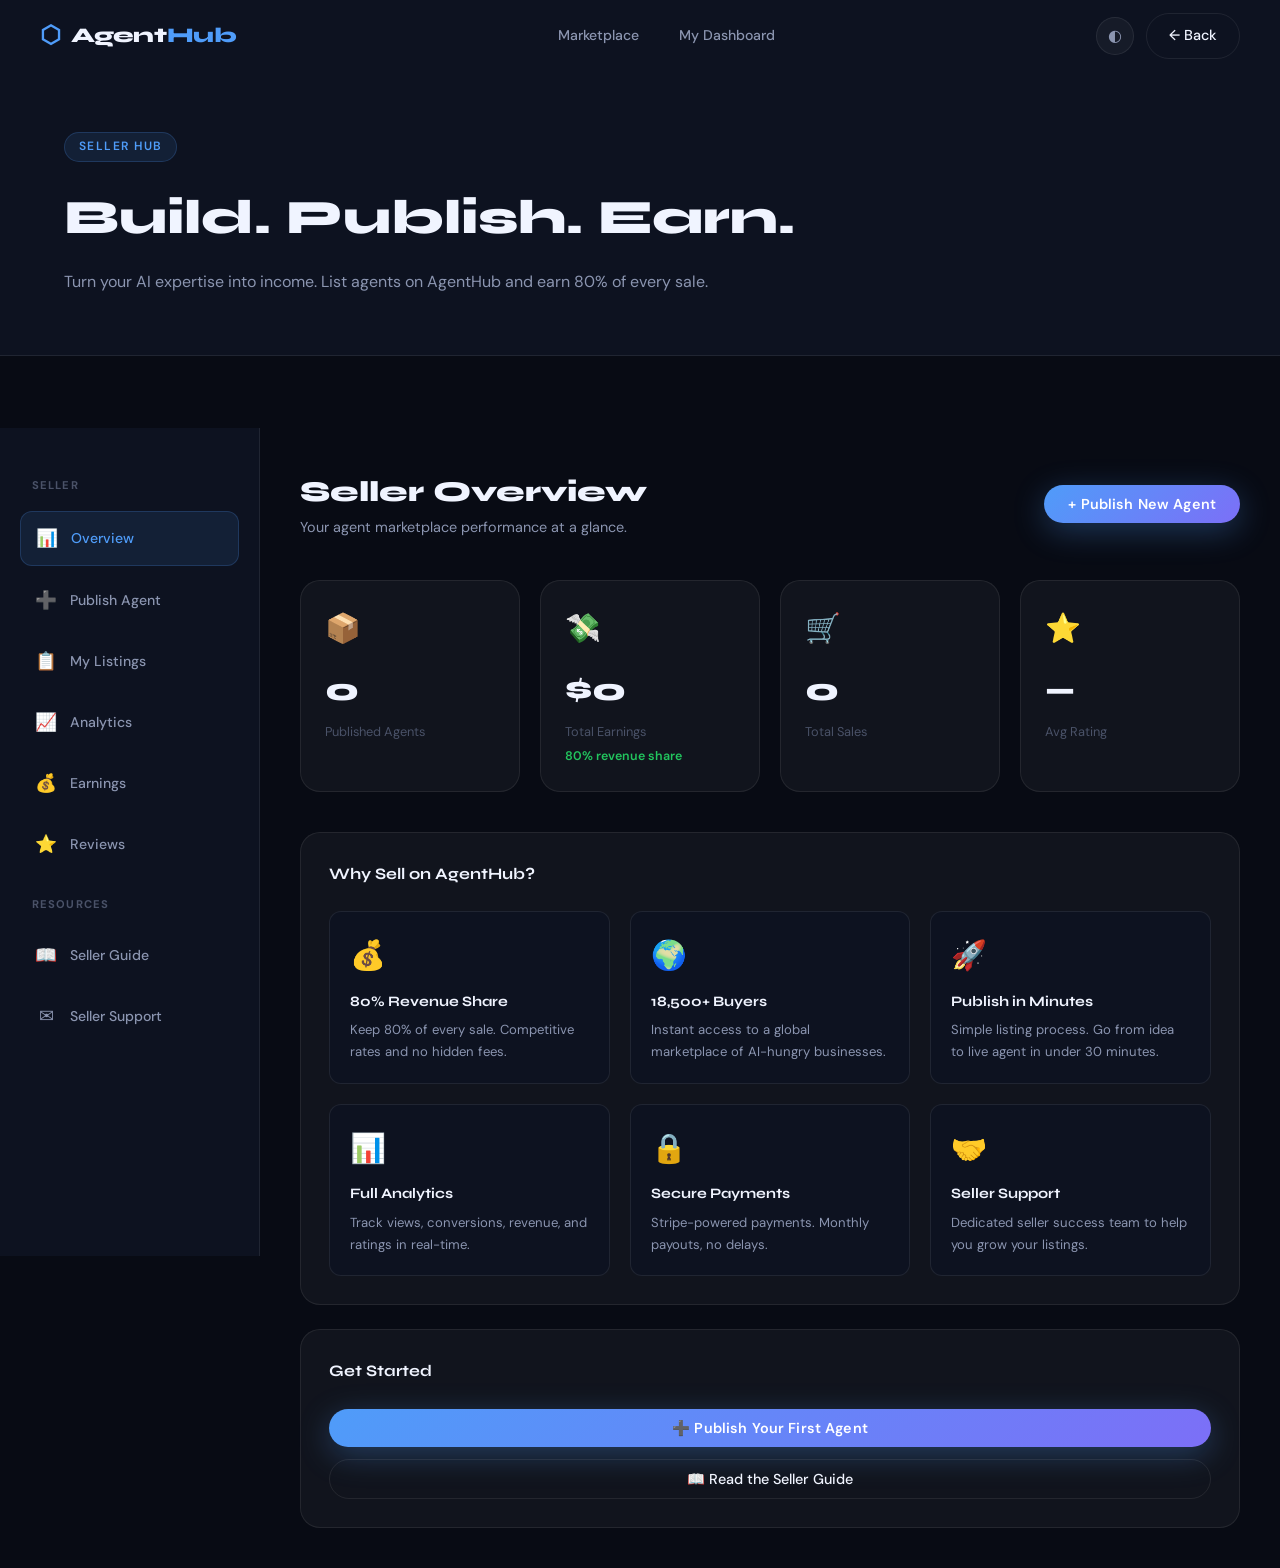
<file: seller.html>
<!DOCTYPE html>
<html lang="en" data-theme="dark">
<head>
  <meta charset="UTF-8" />
  <meta name="viewport" content="width=device-width, initial-scale=1.0" />
  <title>Seller Dashboard — AgentHub | MetaOffice.pro</title>
  <meta name="description" content="Publish and monetize your AI agents on AgentHub. Reach 18,500+ businesses and earn 80% revenue on every sale." />
  <link rel="preconnect" href="https://fonts.googleapis.com" />
  <link rel="preconnect" href="https://fonts.gstatic.com" crossorigin />
  <link href="https://fonts.googleapis.com/css2?family=Syne:wght@400;500;600;700;800&family=DM+Sans:ital,opsz,wght@0,9..40,300;0,9..40,400;0,9..40,500;1,9..40,300&display=swap" rel="stylesheet" />
  <link rel="stylesheet" href="style.css" />
</head>
<body>

  <nav class="navbar scrolled" id="navbar">
    <div class="nav-container">
      <a href="index.html" class="nav-logo">
        <span class="logo-icon">⬡</span>
        <span class="logo-text">Agent<span class="logo-accent">Hub</span></span>
      </a>
      <div class="nav-links" id="navLinks">
        <a href="index.html#marketplace" class="nav-link">Marketplace</a>
        <a href="dashboard.html" class="nav-link">My Dashboard</a>
      </div>
      <div class="nav-actions">
        <button class="btn-theme-toggle" id="themeToggle"><span class="theme-icon">◐</span></button>
        <a href="index.html" class="btn-secondary">← Back</a>
      </div>
    </div>
  </nav>

  <!-- Seller Hero -->
  <section class="page-hero">
    <div class="page-hero-content">
      <span class="section-tag">Seller Hub</span>
      <h1 class="page-title">Build. Publish. Earn.</h1>
      <p class="page-subtitle">Turn your AI expertise into income. List agents on AgentHub and earn 80% of every sale.</p>
    </div>
  </section>

  <div class="dashboard-layout">
    <aside class="sidebar">
      <div class="sidebar-section-label">Seller</div>
      <a class="sidebar-item active" onclick="switchSellerTab('overview', this)">
        <span class="sidebar-icon">📊</span> Overview
      </a>
      <a class="sidebar-item" onclick="switchSellerTab('publish', this)">
        <span class="sidebar-icon">➕</span> Publish Agent
      </a>
      <a class="sidebar-item" onclick="switchSellerTab('listings', this)">
        <span class="sidebar-icon">📋</span> My Listings
      </a>
      <a class="sidebar-item" onclick="switchSellerTab('analytics', this)">
        <span class="sidebar-icon">📈</span> Analytics
      </a>
      <a class="sidebar-item" onclick="switchSellerTab('earnings', this)">
        <span class="sidebar-icon">💰</span> Earnings
      </a>
      <a class="sidebar-item" onclick="switchSellerTab('reviews', this)">
        <span class="sidebar-icon">⭐</span> Reviews
      </a>
      <div class="sidebar-section-label">Resources</div>
      <a class="sidebar-item" onclick="switchSellerTab('guide', this)">
        <span class="sidebar-icon">📖</span> Seller Guide
      </a>
      <a href="mailto:salatrir@gmail.com" class="sidebar-item">
        <span class="sidebar-icon">✉</span> Seller Support
      </a>
    </aside>

    <main class="dashboard-main" id="sellerMain">
      <!-- Populated by seller.js -->
    </main>
  </div>

  <div class="toast-container" id="toastContainer"></div>

  <script src="agents.js"></script>
  <script src="app.js"></script>
  <script src="seller.js"></script>
</body>
</html>
</file>
<file: style.css>
/* ============================================================
   AgentHub — MetaOffice.pro
   style.css — Complete Design System
   ============================================================ */

/* ─── CSS Variables ────────────────────────────────────────── */
:root {
  --font-display: 'Syne', sans-serif;
  --font-body: 'DM Sans', sans-serif;

  /* Dark theme defaults */
  --bg-primary: #080b14;
  --bg-secondary: #0d1220;
  --bg-card: rgba(255,255,255,0.04);
  --bg-card-hover: rgba(255,255,255,0.07);
  --bg-glass: rgba(255,255,255,0.05);
  --bg-glass-border: rgba(255,255,255,0.10);

  --text-primary: #f0f4ff;
  --text-secondary: #8b95b0;
  --text-muted: #4a5268;

  --accent-primary: #4f9cf9;
  --accent-secondary: #7c6ff7;
  --accent-tertiary: #2dd4bf;
  --accent-warm: #f97316;
  --accent-danger: #ef4444;
  --accent-success: #22c55e;

  --gradient-primary: linear-gradient(135deg, #4f9cf9 0%, #7c6ff7 100%);
  --gradient-hero: linear-gradient(135deg, #0d1220 0%, #080b14 100%);
  --gradient-card: linear-gradient(135deg, rgba(79,156,249,0.05) 0%, rgba(124,111,247,0.05) 100%);

  --border-color: rgba(255,255,255,0.08);
  --border-accent: rgba(79,156,249,0.3);

  --shadow-card: 0 4px 24px rgba(0,0,0,0.4);
  --shadow-glow: 0 0 40px rgba(79,156,249,0.15);
  --shadow-button: 0 8px 32px rgba(79,156,249,0.3);

  --radius-sm: 8px;
  --radius-md: 12px;
  --radius-lg: 20px;
  --radius-xl: 28px;
  --radius-full: 9999px;

  --transition: 0.25s cubic-bezier(0.4,0,0.2,1);
  --transition-slow: 0.5s cubic-bezier(0.4,0,0.2,1);

  --nav-height: 72px;
}

[data-theme="light"] {
  --bg-primary: #f5f7ff;
  --bg-secondary: #eef0fb;
  --bg-card: rgba(255,255,255,0.8);
  --bg-card-hover: rgba(255,255,255,0.95);
  --bg-glass: rgba(255,255,255,0.7);
  --bg-glass-border: rgba(79,156,249,0.15);

  --text-primary: #0d1220;
  --text-secondary: #3d4560;
  --text-muted: #8b95b0;

  --border-color: rgba(0,0,0,0.08);
  --bg-primary-rgb: 245,247,255;

  --shadow-card: 0 4px 24px rgba(0,0,0,0.08);
  --shadow-glow: 0 0 40px rgba(79,156,249,0.12);
}

/* ─── Reset & Base ─────────────────────────────────────────── */
*, *::before, *::after { box-sizing: border-box; margin: 0; padding: 0; }

html { scroll-behavior: smooth; }

body {
  font-family: var(--font-body);
  background: var(--bg-primary);
  color: var(--text-primary);
  line-height: 1.65;
  overflow-x: hidden;
  transition: background var(--transition-slow), color var(--transition);
}

::selection { background: rgba(79,156,249,0.3); color: var(--text-primary); }

a { color: inherit; text-decoration: none; transition: color var(--transition); }
img { max-width: 100%; display: block; }
button { font-family: var(--font-body); cursor: pointer; border: none; outline: none; }
input, textarea, select { font-family: var(--font-body); }

::-webkit-scrollbar { width: 6px; }
::-webkit-scrollbar-track { background: var(--bg-secondary); }
::-webkit-scrollbar-thumb { background: var(--accent-primary); border-radius: 3px; }

/* ─── Utilities ────────────────────────────────────────────── */
.section-container { max-width: 1200px; margin: 0 auto; padding: 0 24px; }
.section-tag {
  display: inline-block;
  font-size: 0.75rem;
  font-weight: 600;
  letter-spacing: 0.12em;
  text-transform: uppercase;
  color: var(--accent-primary);
  background: rgba(79,156,249,0.1);
  border: 1px solid rgba(79,156,249,0.2);
  padding: 4px 14px;
  border-radius: var(--radius-full);
  margin-bottom: 16px;
}
.section-header { text-align: center; margin-bottom: 60px; }
.section-title {
  font-family: var(--font-display);
  font-size: clamp(1.8rem, 3.5vw, 2.8rem);
  font-weight: 700;
  line-height: 1.15;
  margin-bottom: 16px;
  color: var(--text-primary);
}
.section-subtitle {
  font-size: 1.05rem;
  color: var(--text-secondary);
  max-width: 560px;
  margin: 0 auto;
}

/* ─── Buttons ──────────────────────────────────────────────── */
.btn-primary {
  background: var(--gradient-primary);
  color: #fff;
  padding: 10px 24px;
  border-radius: var(--radius-full);
  font-weight: 600;
  font-size: 0.9rem;
  transition: all var(--transition);
  box-shadow: var(--shadow-button);
  letter-spacing: 0.01em;
}
.btn-primary:hover { transform: translateY(-2px); box-shadow: 0 12px 40px rgba(79,156,249,0.45); }
.btn-primary:active { transform: translateY(0); }

.btn-secondary {
  background: transparent;
  color: var(--text-primary);
  padding: 10px 22px;
  border-radius: var(--radius-full);
  font-weight: 500;
  font-size: 0.9rem;
  border: 1px solid var(--border-color);
  transition: all var(--transition);
}
.btn-secondary:hover {
  background: var(--bg-card);
  border-color: var(--accent-primary);
  color: var(--accent-primary);
}

.btn-hero-primary {
  background: var(--gradient-primary);
  color: #fff;
  padding: 16px 36px;
  border-radius: var(--radius-full);
  font-weight: 700;
  font-size: 1rem;
  font-family: var(--font-display);
  display: inline-flex;
  align-items: center;
  gap: 10px;
  transition: all var(--transition);
  box-shadow: var(--shadow-button);
}
.btn-hero-primary:hover { transform: translateY(-3px); box-shadow: 0 16px 48px rgba(79,156,249,0.5); }
.btn-arrow { font-size: 1.1rem; transition: transform var(--transition); }
.btn-hero-primary:hover .btn-arrow { transform: translateX(4px); }

.btn-hero-secondary {
  background: var(--bg-glass);
  color: var(--text-primary);
  padding: 16px 36px;
  border-radius: var(--radius-full);
  font-weight: 600;
  font-size: 1rem;
  font-family: var(--font-display);
  border: 1px solid var(--bg-glass-border);
  backdrop-filter: blur(12px);
  transition: all var(--transition);
}
.btn-hero-secondary:hover {
  background: rgba(255,255,255,0.1);
  border-color: var(--accent-primary);
}

.btn-full { width: 100%; display: block; text-align: center; }
.btn-load-more {
  background: transparent;
  color: var(--accent-primary);
  border: 1px solid var(--border-accent);
  padding: 14px 40px;
  border-radius: var(--radius-full);
  font-weight: 600;
  font-size: 0.9rem;
  transition: all var(--transition);
}
.btn-load-more:hover {
  background: rgba(79,156,249,0.08);
  transform: translateY(-2px);
}

/* ─── Navigation ───────────────────────────────────────────── */
.navbar {
  position: fixed;
  top: 0;
  left: 0;
  right: 0;
  z-index: 1000;
  height: var(--nav-height);
  transition: all var(--transition);
  padding: 0 24px;
}
.navbar.scrolled {
  background: rgba(8,11,20,0.85);
  backdrop-filter: blur(20px);
  border-bottom: 1px solid var(--border-color);
  box-shadow: 0 4px 24px rgba(0,0,0,0.3);
}
[data-theme="light"] .navbar.scrolled {
  background: rgba(245,247,255,0.85);
}
.nav-container {
  max-width: 1200px;
  margin: 0 auto;
  height: 100%;
  display: flex;
  align-items: center;
  justify-content: space-between;
  gap: 24px;
}
.nav-logo {
  display: flex;
  align-items: center;
  gap: 10px;
  font-family: var(--font-display);
  font-weight: 800;
  font-size: 1.3rem;
  letter-spacing: -0.02em;
}
.logo-icon {
  color: var(--accent-primary);
  font-size: 1.5rem;
  animation: spin-slow 8s linear infinite;
}
@keyframes spin-slow { to { transform: rotate(360deg); } }
.logo-text { color: var(--text-primary); }
.logo-accent { color: var(--accent-primary); }

.nav-links {
  display: flex;
  align-items: center;
  gap: 8px;
  flex: 1;
  justify-content: center;
}
.nav-link {
  padding: 8px 16px;
  border-radius: var(--radius-full);
  font-size: 0.88rem;
  font-weight: 500;
  color: var(--text-secondary);
  transition: all var(--transition);
}
.nav-link:hover { color: var(--text-primary); background: var(--bg-card); }

.nav-actions {
  display: flex;
  align-items: center;
  gap: 12px;
}
.btn-theme-toggle {
  background: var(--bg-card);
  border: 1px solid var(--border-color);
  color: var(--text-secondary);
  width: 38px;
  height: 38px;
  border-radius: var(--radius-full);
  display: flex;
  align-items: center;
  justify-content: center;
  transition: all var(--transition);
  font-size: 1rem;
}
.btn-theme-toggle:hover { color: var(--accent-primary); border-color: var(--accent-primary); }

.nav-hamburger {
  display: none;
  flex-direction: column;
  gap: 5px;
  background: none;
  padding: 8px;
}
.nav-hamburger span {
  display: block;
  width: 22px;
  height: 2px;
  background: var(--text-primary);
  border-radius: 2px;
  transition: all var(--transition);
}

/* ─── Hero ─────────────────────────────────────────────────── */
.hero {
  min-height: 100vh;
  display: flex;
  align-items: center;
  justify-content: center;
  position: relative;
  overflow: hidden;
  padding: calc(var(--nav-height) + 60px) 24px 100px;
}
.hero-bg {
  position: absolute;
  inset: 0;
  z-index: 0;
}
.hero-grid {
  position: absolute;
  inset: 0;
  background-image:
    linear-gradient(rgba(79,156,249,0.04) 1px, transparent 1px),
    linear-gradient(90deg, rgba(79,156,249,0.04) 1px, transparent 1px);
  background-size: 60px 60px;
  mask-image: radial-gradient(ellipse 80% 80% at 50% 50%, black 40%, transparent 100%);
}
.hero-orb {
  position: absolute;
  border-radius: 50%;
  filter: blur(80px);
  opacity: 0.3;
  animation: float 8s ease-in-out infinite;
}
.hero-orb-1 {
  width: 500px; height: 500px;
  background: radial-gradient(circle, #4f9cf9 0%, transparent 70%);
  top: -100px; left: -100px;
  animation-delay: 0s;
}
.hero-orb-2 {
  width: 400px; height: 400px;
  background: radial-gradient(circle, #7c6ff7 0%, transparent 70%);
  bottom: -50px; right: 5%;
  animation-delay: -3s;
}
.hero-orb-3 {
  width: 300px; height: 300px;
  background: radial-gradient(circle, #2dd4bf 0%, transparent 70%);
  top: 40%; left: 60%;
  animation-delay: -6s;
  opacity: 0.15;
}
@keyframes float {
  0%, 100% { transform: translate(0,0) scale(1); }
  33% { transform: translate(20px,-20px) scale(1.05); }
  66% { transform: translate(-15px,15px) scale(0.97); }
}

.hero-container {
  max-width: 800px;
  margin: 0 auto;
  text-align: center;
  position: relative;
  z-index: 1;
}
.hero-badge {
  display: inline-flex;
  align-items: center;
  gap: 8px;
  background: rgba(79,156,249,0.1);
  border: 1px solid rgba(79,156,249,0.25);
  padding: 6px 18px;
  border-radius: var(--radius-full);
  font-size: 0.8rem;
  font-weight: 600;
  letter-spacing: 0.05em;
  color: var(--accent-primary);
  margin-bottom: 28px;
  animation: fadeInDown 0.8s ease both;
}
.badge-dot {
  width: 7px; height: 7px;
  background: var(--accent-tertiary);
  border-radius: 50%;
  animation: pulse 2s ease infinite;
}
@keyframes pulse {
  0%, 100% { opacity: 1; transform: scale(1); }
  50% { opacity: 0.5; transform: scale(1.4); }
}

.hero-title {
  font-family: var(--font-display);
  font-size: clamp(2.5rem, 7vw, 5.5rem);
  font-weight: 800;
  line-height: 1.05;
  letter-spacing: -0.03em;
  margin-bottom: 24px;
  animation: fadeInDown 0.8s ease 0.1s both;
}
.hero-title-gradient {
  background: var(--gradient-primary);
  -webkit-background-clip: text;
  -webkit-text-fill-color: transparent;
  background-clip: text;
  display: block;
}
.hero-subtitle {
  font-size: clamp(1rem, 2vw, 1.2rem);
  color: var(--text-secondary);
  max-width: 580px;
  margin: 0 auto 40px;
  line-height: 1.7;
  animation: fadeInDown 0.8s ease 0.2s both;
}
.hero-actions {
  display: flex;
  gap: 16px;
  justify-content: center;
  flex-wrap: wrap;
  margin-bottom: 60px;
  animation: fadeInDown 0.8s ease 0.3s both;
}
.hero-stats {
  display: flex;
  align-items: center;
  justify-content: center;
  gap: 0;
  background: var(--bg-glass);
  border: 1px solid var(--bg-glass-border);
  border-radius: var(--radius-xl);
  padding: 20px 40px;
  backdrop-filter: blur(12px);
  animation: fadeInDown 0.8s ease 0.4s both;
  flex-wrap: wrap;
}
.hero-stat {
  display: flex;
  flex-direction: column;
  align-items: center;
  padding: 0 32px;
}
.stat-num {
  font-family: var(--font-display);
  font-size: 1.8rem;
  font-weight: 800;
  color: var(--text-primary);
  letter-spacing: -0.02em;
}
.stat-label {
  font-size: 0.75rem;
  color: var(--text-secondary);
  font-weight: 500;
  letter-spacing: 0.05em;
  text-transform: uppercase;
  margin-top: 4px;
}
.hero-stat-divider {
  width: 1px;
  height: 40px;
  background: var(--border-color);
}

.hero-scroll-indicator {
  position: absolute;
  bottom: 32px;
  left: 50%;
  transform: translateX(-50%);
  display: flex;
  flex-direction: column;
  align-items: center;
  gap: 8px;
  color: var(--text-muted);
  font-size: 0.7rem;
  letter-spacing: 0.1em;
  text-transform: uppercase;
  animation: fadeIn 1s ease 1s both;
}
.scroll-line {
  width: 1px;
  height: 40px;
  background: linear-gradient(to bottom, transparent, var(--accent-primary));
  animation: scroll-pulse 2s ease infinite;
}
@keyframes scroll-pulse {
  0%, 100% { opacity: 0.3; transform: scaleY(1); }
  50% { opacity: 1; transform: scaleY(1.2); }
}

@keyframes fadeInDown {
  from { opacity: 0; transform: translateY(-20px); }
  to { opacity: 1; transform: translateY(0); }
}
@keyframes fadeIn {
  from { opacity: 0; }
  to { opacity: 1; }
}

/* ─── Categories ───────────────────────────────────────────── */
.categories-section { padding: 100px 0; }
.categories-grid {
  display: grid;
  grid-template-columns: repeat(3, 1fr);
  gap: 20px;
}
.category-card {
  background: var(--bg-card);
  border: 1px solid var(--border-color);
  border-radius: var(--radius-lg);
  padding: 32px 28px;
  cursor: pointer;
  transition: all var(--transition);
  position: relative;
  overflow: hidden;
}
.category-card::before {
  content: '';
  position: absolute;
  top: 0; left: 0; right: 0;
  height: 3px;
  background: var(--cat-color, var(--gradient-primary));
  transform: scaleX(0);
  transition: transform var(--transition);
  transform-origin: left;
}
.category-card:hover::before { transform: scaleX(1); }
.category-card:hover {
  background: var(--bg-card-hover);
  border-color: var(--border-accent);
  transform: translateY(-4px);
  box-shadow: var(--shadow-card);
}
.cat-emoji { font-size: 2.5rem; margin-bottom: 16px; display: block; }
.cat-name {
  font-family: var(--font-display);
  font-size: 1.1rem;
  font-weight: 700;
  margin-bottom: 8px;
  color: var(--text-primary);
}
.cat-desc {
  font-size: 0.85rem;
  color: var(--text-secondary);
  line-height: 1.6;
  margin-bottom: 16px;
}
.cat-count {
  font-size: 0.75rem;
  font-weight: 600;
  color: var(--accent-primary);
  background: rgba(79,156,249,0.08);
  padding: 4px 12px;
  border-radius: var(--radius-full);
  display: inline-block;
}

/* ─── Marketplace / Agents Grid ────────────────────────────── */
.marketplace-section { padding: 100px 0; background: var(--bg-secondary); }
.marketplace-header {
  display: flex;
  justify-content: space-between;
  align-items: flex-start;
  margin-bottom: 40px;
  flex-wrap: wrap;
  gap: 24px;
}
.marketplace-controls {
  display: flex;
  flex-direction: column;
  gap: 12px;
  align-items: flex-end;
}
.search-bar {
  display: flex;
  align-items: center;
  gap: 10px;
  background: var(--bg-card);
  border: 1px solid var(--border-color);
  border-radius: var(--radius-full);
  padding: 10px 20px;
  width: 280px;
  transition: border-color var(--transition);
}
.search-bar:focus-within { border-color: var(--accent-primary); }
.search-icon { color: var(--text-muted); font-size: 1.1rem; }
.search-input {
  background: none;
  border: none;
  color: var(--text-primary);
  font-size: 0.88rem;
  flex: 1;
  outline: none;
}
.search-input::placeholder { color: var(--text-muted); }

.filter-tabs {
  display: flex;
  gap: 8px;
  flex-wrap: wrap;
  justify-content: flex-end;
}
.filter-tab {
  background: none;
  border: 1px solid var(--border-color);
  color: var(--text-secondary);
  padding: 6px 16px;
  border-radius: var(--radius-full);
  font-size: 0.8rem;
  font-weight: 500;
  transition: all var(--transition);
  font-family: var(--font-body);
}
.filter-tab:hover { border-color: var(--accent-primary); color: var(--accent-primary); }
.filter-tab.active {
  background: var(--accent-primary);
  border-color: var(--accent-primary);
  color: #fff;
}
.sort-select {
  background: var(--bg-card);
  border: 1px solid var(--border-color);
  color: var(--text-primary);
  padding: 8px 16px;
  border-radius: var(--radius-full);
  font-size: 0.8rem;
  cursor: pointer;
  outline: none;
  appearance: none;
}

.agents-grid {
  display: grid;
  grid-template-columns: repeat(3, 1fr);
  gap: 24px;
  margin-bottom: 40px;
}

/* Agent Card */
.agent-card {
  background: var(--bg-card);
  border: 1px solid var(--border-color);
  border-radius: var(--radius-lg);
  overflow: hidden;
  cursor: pointer;
  transition: all var(--transition);
  position: relative;
  animation: fadeInUp 0.5s ease both;
}
.agent-card:hover {
  border-color: var(--border-accent);
  transform: translateY(-6px);
  box-shadow: var(--shadow-card), var(--shadow-glow);
}
@keyframes fadeInUp {
  from { opacity: 0; transform: translateY(20px); }
  to { opacity: 1; transform: translateY(0); }
}

.agent-card-header {
  padding: 20px 20px 0;
  display: flex;
  justify-content: space-between;
  align-items: flex-start;
}
.agent-avatar {
  width: 56px; height: 56px;
  border-radius: var(--radius-md);
  background: var(--gradient-primary);
  display: flex;
  align-items: center;
  justify-content: center;
  font-size: 1.8rem;
  flex-shrink: 0;
}
.agent-badges { display: flex; flex-direction: column; gap: 6px; align-items: flex-end; }
.badge {
  font-size: 0.68rem;
  font-weight: 700;
  padding: 3px 9px;
  border-radius: var(--radius-full);
  letter-spacing: 0.05em;
  text-transform: uppercase;
}
.badge-featured { background: rgba(249,115,22,0.15); color: var(--accent-warm); }
.badge-new { background: rgba(34,197,94,0.15); color: var(--accent-success); }
.badge-hot { background: rgba(239,68,68,0.15); color: var(--accent-danger); }
.badge-cat {
  background: rgba(79,156,249,0.1);
  color: var(--accent-primary);
}

.agent-card-body { padding: 16px 20px; }
.agent-name {
  font-family: var(--font-display);
  font-size: 1rem;
  font-weight: 700;
  margin-bottom: 8px;
  color: var(--text-primary);
  display: -webkit-box;
  -webkit-line-clamp: 1;
  -webkit-box-orient: vertical;
  overflow: hidden;
}
.agent-desc {
  font-size: 0.82rem;
  color: var(--text-secondary);
  line-height: 1.6;
  display: -webkit-box;
  -webkit-line-clamp: 2;
  -webkit-box-orient: vertical;
  overflow: hidden;
  margin-bottom: 14px;
}
.agent-features {
  display: flex;
  flex-wrap: wrap;
  gap: 6px;
  margin-bottom: 14px;
}
.agent-feature-tag {
  font-size: 0.72rem;
  color: var(--text-secondary);
  background: rgba(255,255,255,0.04);
  border: 1px solid var(--border-color);
  padding: 3px 10px;
  border-radius: var(--radius-full);
}

.agent-card-footer {
  padding: 0 20px 20px;
  display: flex;
  justify-content: space-between;
  align-items: center;
  border-top: 1px solid var(--border-color);
  padding-top: 16px;
}
.agent-rating { display: flex; align-items: center; gap: 6px; }
.agent-stars { color: #f59e0b; font-size: 0.85rem; }
.agent-rating-num { font-size: 0.85rem; font-weight: 600; color: var(--text-primary); }
.agent-reviews { font-size: 0.78rem; color: var(--text-muted); }

.agent-price {
  text-align: right;
}
.price-amount {
  font-family: var(--font-display);
  font-size: 1.1rem;
  font-weight: 800;
  color: var(--text-primary);
}
.price-period { font-size: 0.72rem; color: var(--text-muted); }
.price-free { color: var(--accent-success); font-weight: 700; }

.agent-card-actions {
  position: absolute;
  bottom: 0;
  left: 0;
  right: 0;
  padding: 16px 20px;
  background: linear-gradient(to top, var(--bg-secondary) 70%, transparent);
  display: flex;
  gap: 10px;
  transform: translateY(100%);
  transition: transform var(--transition);
}
.agent-card:hover .agent-card-actions { transform: translateY(0); }
.btn-agent-buy {
  flex: 1;
  background: var(--gradient-primary);
  color: #fff;
  border: none;
  padding: 10px;
  border-radius: var(--radius-full);
  font-size: 0.85rem;
  font-weight: 600;
  transition: all var(--transition);
  font-family: var(--font-body);
}
.btn-agent-buy:hover { box-shadow: var(--shadow-button); }
.btn-agent-wishlist {
  background: var(--bg-card);
  border: 1px solid var(--border-color);
  color: var(--text-secondary);
  width: 38px; height: 38px;
  border-radius: 50%;
  display: flex;
  align-items: center;
  justify-content: center;
  transition: all var(--transition);
  font-size: 0.9rem;
}
.btn-agent-wishlist:hover { color: var(--accent-danger); border-color: var(--accent-danger); }
.btn-agent-wishlist.wishlisted { color: var(--accent-danger); border-color: var(--accent-danger); background: rgba(239,68,68,0.1); }

.load-more-container { text-align: center; }

/* ─── Top Rated ────────────────────────────────────────────── */
.top-rated-section { padding: 100px 0; }
.top-rated-grid {
  display: grid;
  grid-template-columns: repeat(4, 1fr);
  gap: 20px;
}
.top-rated-card {
  background: var(--bg-card);
  border: 1px solid var(--border-color);
  border-radius: var(--radius-lg);
  padding: 24px 20px;
  cursor: pointer;
  transition: all var(--transition);
  position: relative;
}
.top-rated-card:hover {
  border-color: var(--border-accent);
  transform: translateY(-4px);
  box-shadow: var(--shadow-card);
}
.tr-rank {
  position: absolute;
  top: -12px;
  left: 20px;
  background: var(--gradient-primary);
  color: #fff;
  font-family: var(--font-display);
  font-weight: 800;
  font-size: 0.75rem;
  padding: 3px 12px;
  border-radius: var(--radius-full);
}
.tr-avatar {
  width: 48px; height: 48px;
  border-radius: var(--radius-md);
  background: var(--gradient-primary);
  display: flex;
  align-items: center;
  justify-content: center;
  font-size: 1.5rem;
  margin-bottom: 14px;
}
.tr-name {
  font-family: var(--font-display);
  font-size: 0.95rem;
  font-weight: 700;
  margin-bottom: 6px;
  color: var(--text-primary);
}
.tr-cat {
  font-size: 0.75rem;
  color: var(--accent-primary);
  margin-bottom: 10px;
  font-weight: 500;
}
.tr-rating { display: flex; align-items: center; gap: 6px; margin-bottom: 12px; }
.tr-price {
  font-family: var(--font-display);
  font-size: 1.1rem;
  font-weight: 800;
  color: var(--text-primary);
}

/* ─── Benefits ─────────────────────────────────────────────── */
.benefits-section { padding: 100px 0; background: var(--bg-secondary); }
.benefits-split {
  display: grid;
  grid-template-columns: 1fr 1fr;
  gap: 80px;
  align-items: center;
}
.benefits-left .section-title { text-align: left; }
.benefits-left .section-subtitle { text-align: left; margin: 0 0 40px; max-width: 100%; }
.benefits-list { display: flex; flex-direction: column; gap: 24px; }
.benefit-item {
  display: flex;
  gap: 20px;
  align-items: flex-start;
}
.benefit-icon {
  width: 48px; height: 48px;
  background: var(--bg-card);
  border: 1px solid var(--border-color);
  border-radius: var(--radius-md);
  display: flex;
  align-items: center;
  justify-content: center;
  font-size: 1.3rem;
  flex-shrink: 0;
  transition: all var(--transition);
}
.benefit-item:hover .benefit-icon {
  border-color: var(--accent-primary);
  background: rgba(79,156,249,0.08);
}
.benefit-item h4 {
  font-family: var(--font-display);
  font-size: 0.95rem;
  font-weight: 700;
  margin-bottom: 4px;
  color: var(--text-primary);
}
.benefit-item p { font-size: 0.85rem; color: var(--text-secondary); }

.benefits-right { position: relative; }
.benefits-visual {
  position: relative;
  height: 400px;
  display: flex;
  align-items: center;
  justify-content: center;
}
.bv-orb {
  width: 280px; height: 280px;
  background: radial-gradient(circle, rgba(79,156,249,0.15) 0%, transparent 70%);
  border-radius: 50%;
  position: absolute;
}
.bv-card {
  position: absolute;
  background: var(--bg-glass);
  border: 1px solid var(--bg-glass-border);
  border-radius: var(--radius-lg);
  padding: 18px 22px;
  display: flex;
  align-items: center;
  gap: 14px;
  backdrop-filter: blur(12px);
  animation: float 6s ease-in-out infinite;
  min-width: 200px;
}
.bv-card-1 { top: 20px; left: -20px; animation-delay: 0s; }
.bv-card-2 { top: 50%; right: -20px; transform: translateY(-50%); animation-delay: -2s; }
.bv-card-3 { bottom: 20px; left: 10px; animation-delay: -4s; }
.bv-card-icon { font-size: 2rem; }
.bv-card-content { display: flex; flex-direction: column; }
.bv-card-label { font-size: 0.82rem; color: var(--text-secondary); }
.bv-card-stat {
  font-family: var(--font-display);
  font-size: 1.1rem;
  font-weight: 700;
  color: var(--accent-primary);
}

/* ─── Stats Ticker ─────────────────────────────────────────── */
.stats-section {
  padding: 20px 0;
  background: rgba(79,156,249,0.05);
  border-top: 1px solid rgba(79,156,249,0.1);
  border-bottom: 1px solid rgba(79,156,249,0.1);
  overflow: hidden;
}
.stats-ticker { overflow: hidden; position: relative; }
.ticker-inner {
  display: flex;
  gap: 48px;
  align-items: center;
  white-space: nowrap;
  animation: ticker 40s linear infinite;
  font-size: 0.85rem;
  font-weight: 600;
  color: var(--text-secondary);
  padding: 8px 0;
}
.ticker-dot { color: var(--accent-primary); font-size: 1.2rem; }
@keyframes ticker {
  from { transform: translateX(0); }
  to { transform: translateX(-50%); }
}

/* ─── Testimonials ─────────────────────────────────────────── */
.testimonials-section { padding: 100px 0; }
.testimonials-grid {
  display: grid;
  grid-template-columns: repeat(3, 1fr);
  gap: 24px;
}
.testimonial-card {
  background: var(--bg-card);
  border: 1px solid var(--border-color);
  border-radius: var(--radius-lg);
  padding: 32px 28px;
  transition: all var(--transition);
}
.testimonial-card:hover {
  border-color: var(--border-accent);
  transform: translateY(-4px);
  box-shadow: var(--shadow-card);
}
.test-quote {
  font-size: 1.5rem;
  color: var(--accent-primary);
  margin-bottom: 16px;
  opacity: 0.6;
}
.test-text {
  font-size: 0.9rem;
  color: var(--text-secondary);
  line-height: 1.7;
  margin-bottom: 24px;
  font-style: italic;
}
.test-author { display: flex; align-items: center; gap: 14px; }
.test-avatar {
  width: 44px; height: 44px;
  border-radius: 50%;
  background: var(--gradient-primary);
  display: flex;
  align-items: center;
  justify-content: center;
  font-size: 1.2rem;
  font-weight: 700;
  color: #fff;
  font-family: var(--font-display);
  flex-shrink: 0;
}
.test-name {
  font-weight: 600;
  font-size: 0.9rem;
  color: var(--text-primary);
  margin-bottom: 2px;
}
.test-role { font-size: 0.78rem; color: var(--text-muted); }

/* ─── Pricing ──────────────────────────────────────────────── */
.pricing-section { padding: 100px 0; background: var(--bg-secondary); }
.pricing-toggle {
  display: flex;
  align-items: center;
  gap: 14px;
  justify-content: center;
  margin-bottom: 48px;
  font-size: 0.9rem;
  color: var(--text-secondary);
}
.toggle-switch {
  position: relative;
  width: 52px; height: 28px;
  display: inline-block;
}
.toggle-switch input { opacity: 0; width: 0; height: 0; }
.toggle-slider {
  position: absolute;
  cursor: pointer;
  inset: 0;
  background: var(--bg-card);
  border: 1px solid var(--border-color);
  border-radius: var(--radius-full);
  transition: all var(--transition);
}
.toggle-slider::before {
  content: '';
  position: absolute;
  width: 20px; height: 20px;
  left: 3px; top: 3px;
  background: var(--accent-primary);
  border-radius: 50%;
  transition: transform var(--transition);
}
.toggle-switch input:checked + .toggle-slider { background: rgba(79,156,249,0.15); }
.toggle-switch input:checked + .toggle-slider::before { transform: translateX(24px); }
.badge-save {
  background: rgba(34,197,94,0.15);
  color: var(--accent-success);
  font-size: 0.7rem;
  font-weight: 700;
  padding: 2px 8px;
  border-radius: var(--radius-full);
  margin-left: 6px;
}

.pricing-grid {
  display: grid;
  grid-template-columns: repeat(3, 1fr);
  gap: 24px;
  align-items: start;
}
.pricing-card {
  background: var(--bg-card);
  border: 1px solid var(--border-color);
  border-radius: var(--radius-xl);
  padding: 40px 32px;
  transition: all var(--transition);
  position: relative;
}
.pricing-card:hover {
  transform: translateY(-6px);
  box-shadow: var(--shadow-card);
}
.pricing-card.featured {
  background: var(--gradient-card);
  border-color: var(--accent-primary);
  transform: scale(1.04);
  box-shadow: var(--shadow-glow);
}
.pricing-card.featured:hover { transform: scale(1.04) translateY(-6px); }
.pricing-popular {
  position: absolute;
  top: -14px;
  left: 50%;
  transform: translateX(-50%);
  background: var(--gradient-primary);
  color: #fff;
  font-size: 0.72rem;
  font-weight: 700;
  padding: 4px 18px;
  border-radius: var(--radius-full);
  letter-spacing: 0.08em;
  text-transform: uppercase;
  white-space: nowrap;
}
.plan-name {
  font-family: var(--font-display);
  font-size: 0.85rem;
  font-weight: 700;
  letter-spacing: 0.08em;
  text-transform: uppercase;
  color: var(--accent-primary);
  margin-bottom: 12px;
}
.plan-price {
  font-family: var(--font-display);
  font-size: 3rem;
  font-weight: 800;
  letter-spacing: -0.03em;
  color: var(--text-primary);
  margin-bottom: 4px;
  display: flex;
  align-items: flex-start;
  gap: 2px;
}
.plan-price sup { font-size: 1.2rem; margin-top: 10px; font-weight: 700; }
.plan-period { font-size: 0.8rem; color: var(--text-muted); margin-bottom: 24px; }
.plan-desc { font-size: 0.85rem; color: var(--text-secondary); margin-bottom: 28px; }
.plan-features { list-style: none; margin-bottom: 32px; display: flex; flex-direction: column; gap: 12px; }
.plan-features li {
  display: flex;
  align-items: center;
  gap: 10px;
  font-size: 0.88rem;
  color: var(--text-secondary);
}
.plan-features li::before {
  content: '✓';
  color: var(--accent-success);
  font-weight: 700;
  font-size: 0.85rem;
  flex-shrink: 0;
}

/* ─── FAQ ──────────────────────────────────────────────────── */
.faq-section { padding: 100px 0; }
.faq-grid {
  max-width: 760px;
  margin: 0 auto;
  display: flex;
  flex-direction: column;
  gap: 12px;
}
.faq-item {
  background: var(--bg-card);
  border: 1px solid var(--border-color);
  border-radius: var(--radius-lg);
  overflow: hidden;
  transition: border-color var(--transition);
}
.faq-item.open { border-color: var(--border-accent); }
.faq-question {
  width: 100%;
  background: none;
  border: none;
  padding: 20px 24px;
  display: flex;
  justify-content: space-between;
  align-items: center;
  gap: 16px;
  cursor: pointer;
  font-family: var(--font-body);
  font-size: 0.95rem;
  font-weight: 600;
  color: var(--text-primary);
  text-align: left;
}
.faq-chevron {
  font-size: 1rem;
  color: var(--accent-primary);
  transition: transform var(--transition);
  flex-shrink: 0;
}
.faq-item.open .faq-chevron { transform: rotate(180deg); }
.faq-answer {
  max-height: 0;
  overflow: hidden;
  transition: max-height 0.35s cubic-bezier(0.4,0,0.2,1);
  padding: 0 24px;
  font-size: 0.88rem;
  color: var(--text-secondary);
  line-height: 1.7;
}
.faq-item.open .faq-answer { max-height: 200px; padding: 0 24px 20px; }

/* ─── Contact ──────────────────────────────────────────────── */
.contact-section { padding: 100px 0; background: var(--bg-secondary); }
.contact-card {
  background: var(--bg-card);
  border: 1px solid var(--border-color);
  border-radius: var(--radius-xl);
  overflow: hidden;
  display: grid;
  grid-template-columns: 1fr 1.4fr;
}
.contact-left {
  padding: 60px 48px;
  background: linear-gradient(135deg, rgba(79,156,249,0.08) 0%, rgba(124,111,247,0.08) 100%);
  border-right: 1px solid var(--border-color);
}
.contact-left .section-title { text-align: left; }
.contact-left .section-subtitle { text-align: left; margin: 0 0 32px; max-width: 100%; }
.contact-info { display: flex; flex-direction: column; gap: 16px; }
.contact-item { display: flex; align-items: center; gap: 14px; }
.contact-icon { font-size: 1.2rem; width: 40px; }
.contact-link { color: var(--accent-primary); font-weight: 500; transition: color var(--transition); }
.contact-link:hover { color: var(--accent-secondary); }

.contact-right { padding: 60px 48px; }
.contact-form { display: flex; flex-direction: column; gap: 20px; }

/* ─── Forms ────────────────────────────────────────────────── */
.form-group { display: flex; flex-direction: column; gap: 8px; }
.form-row { display: grid; grid-template-columns: 1fr 1fr; gap: 16px; }
.form-group label { font-size: 0.82rem; font-weight: 600; color: var(--text-secondary); }
.form-input, .form-textarea, .form-select {
  background: var(--bg-secondary);
  border: 1px solid var(--border-color);
  border-radius: var(--radius-md);
  padding: 12px 16px;
  font-size: 0.88rem;
  color: var(--text-primary);
  transition: border-color var(--transition);
  font-family: var(--font-body);
  width: 100%;
}
.form-input:focus, .form-textarea:focus, .form-select:focus {
  outline: none;
  border-color: var(--accent-primary);
}
.form-input::placeholder, .form-textarea::placeholder { color: var(--text-muted); }
.form-textarea { resize: vertical; min-height: 100px; }

/* ─── Footer ───────────────────────────────────────────────── */
.footer {
  background: var(--bg-secondary);
  border-top: 1px solid var(--border-color);
  padding: 80px 0 40px;
}
.footer-container { max-width: 1200px; margin: 0 auto; padding: 0 24px; }
.footer-top {
  display: grid;
  grid-template-columns: 1.5fr 2fr;
  gap: 80px;
  margin-bottom: 60px;
}
.footer-brand { max-width: 320px; }
.footer-tagline {
  font-size: 0.85rem;
  color: var(--text-secondary);
  line-height: 1.7;
  margin: 16px 0 24px;
}
.footer-social { display: flex; gap: 12px; }
.social-link {
  width: 38px; height: 38px;
  background: var(--bg-card);
  border: 1px solid var(--border-color);
  border-radius: var(--radius-full);
  display: flex;
  align-items: center;
  justify-content: center;
  font-size: 0.85rem;
  font-weight: 700;
  color: var(--text-secondary);
  transition: all var(--transition);
}
.social-link:hover { color: var(--accent-primary); border-color: var(--accent-primary); }

.footer-links {
  display: grid;
  grid-template-columns: repeat(4, 1fr);
  gap: 32px;
}
.footer-col h4 {
  font-family: var(--font-display);
  font-size: 0.82rem;
  font-weight: 700;
  letter-spacing: 0.08em;
  text-transform: uppercase;
  color: var(--text-primary);
  margin-bottom: 16px;
}
.footer-col a {
  display: block;
  font-size: 0.85rem;
  color: var(--text-muted);
  margin-bottom: 10px;
  transition: color var(--transition);
}
.footer-col a:hover { color: var(--accent-primary); }

.footer-bottom {
  border-top: 1px solid var(--border-color);
  padding-top: 28px;
  display: flex;
  justify-content: space-between;
  align-items: center;
  font-size: 0.8rem;
  color: var(--text-muted);
}

/* ─── Modals ───────────────────────────────────────────────── */
.modal-overlay {
  position: fixed;
  inset: 0;
  z-index: 2000;
  background: rgba(0,0,0,0.7);
  backdrop-filter: blur(8px);
  display: flex;
  align-items: center;
  justify-content: center;
  padding: 24px;
  opacity: 0;
  pointer-events: none;
  transition: opacity var(--transition);
}
.modal-overlay.open { opacity: 1; pointer-events: all; }
.modal {
  background: var(--bg-secondary);
  border: 1px solid var(--border-color);
  border-radius: var(--radius-xl);
  max-height: 90vh;
  overflow-y: auto;
  transform: translateY(20px) scale(0.97);
  transition: transform var(--transition);
  position: relative;
}
.modal-overlay.open .modal { transform: translateY(0) scale(1); }
.modal-close {
  position: absolute;
  top: 20px; right: 20px;
  background: var(--bg-card);
  border: 1px solid var(--border-color);
  color: var(--text-secondary);
  width: 32px; height: 32px;
  border-radius: 50%;
  font-size: 0.8rem;
  display: flex;
  align-items: center;
  justify-content: center;
  cursor: pointer;
  transition: all var(--transition);
  z-index: 10;
}
.modal-close:hover { color: var(--text-primary); border-color: var(--accent-primary); }

.modal-auth {
  width: 440px;
  padding: 48px 40px;
  display: flex;
  flex-direction: column;
  gap: 20px;
}
.modal-header { text-align: center; }
.modal-header h2 {
  font-family: var(--font-display);
  font-size: 1.5rem;
  font-weight: 700;
  margin: 12px 0 6px;
}
.modal-header p { font-size: 0.85rem; color: var(--text-secondary); }
.auth-switch { text-align: center; font-size: 0.85rem; color: var(--text-muted); }
.auth-switch a { color: var(--accent-primary); font-weight: 600; }

.modal-agent {
  width: 800px;
  max-width: 100%;
  padding: 0;
  overflow: hidden;
}
.agent-modal-hero {
  background: linear-gradient(135deg, rgba(79,156,249,0.12) 0%, rgba(124,111,247,0.12) 100%);
  border-bottom: 1px solid var(--border-color);
  padding: 40px;
  display: flex;
  gap: 28px;
  align-items: flex-start;
}
.agent-modal-avatar {
  width: 80px; height: 80px;
  border-radius: var(--radius-lg);
  background: var(--gradient-primary);
  display: flex;
  align-items: center;
  justify-content: center;
  font-size: 2.5rem;
  flex-shrink: 0;
}
.agent-modal-info { flex: 1; }
.agent-modal-title {
  font-family: var(--font-display);
  font-size: 1.6rem;
  font-weight: 800;
  margin-bottom: 8px;
}
.agent-modal-meta { display: flex; gap: 12px; flex-wrap: wrap; margin-bottom: 16px; }
.agent-modal-body { padding: 40px; display: grid; grid-template-columns: 1fr 320px; gap: 40px; }
.agent-modal-desc { font-size: 0.9rem; color: var(--text-secondary); line-height: 1.7; margin-bottom: 24px; }
.modal-features-title {
  font-family: var(--font-display);
  font-size: 0.9rem;
  font-weight: 700;
  margin-bottom: 16px;
  color: var(--text-primary);
}
.modal-features-list { display: flex; flex-direction: column; gap: 10px; }
.modal-feature-item { display: flex; gap: 10px; align-items: flex-start; font-size: 0.85rem; color: var(--text-secondary); }
.modal-feature-item::before { content: '◈'; color: var(--accent-primary); flex-shrink: 0; margin-top: 1px; }
.agent-sidebar { display: flex; flex-direction: column; gap: 20px; }
.sidebar-card {
  background: var(--bg-card);
  border: 1px solid var(--border-color);
  border-radius: var(--radius-lg);
  padding: 24px;
}
.sidebar-price {
  font-family: var(--font-display);
  font-size: 2.2rem;
  font-weight: 800;
  color: var(--text-primary);
  margin-bottom: 4px;
}
.sidebar-period { font-size: 0.8rem; color: var(--text-muted); margin-bottom: 20px; }
.modal-reviews { margin-top: 32px; }
.review-item {
  padding: 16px 0;
  border-bottom: 1px solid var(--border-color);
}
.review-item:last-child { border-bottom: none; }
.review-header { display: flex; justify-content: space-between; margin-bottom: 8px; }
.review-author { font-weight: 600; font-size: 0.85rem; }
.review-text { font-size: 0.83rem; color: var(--text-secondary); line-height: 1.6; }

/* ─── Toast ────────────────────────────────────────────────── */
.toast-container {
  position: fixed;
  bottom: 24px;
  right: 24px;
  z-index: 3000;
  display: flex;
  flex-direction: column;
  gap: 12px;
  pointer-events: none;
}
.toast {
  background: var(--bg-secondary);
  border: 1px solid var(--border-color);
  border-radius: var(--radius-lg);
  padding: 16px 20px;
  font-size: 0.88rem;
  font-weight: 500;
  color: var(--text-primary);
  box-shadow: var(--shadow-card);
  transform: translateX(120%);
  transition: transform var(--transition);
  pointer-events: all;
  display: flex;
  align-items: center;
  gap: 12px;
  min-width: 260px;
  max-width: 360px;
}
.toast.show { transform: translateX(0); }
.toast.success { border-left: 3px solid var(--accent-success); }
.toast.error { border-left: 3px solid var(--accent-danger); }
.toast.info { border-left: 3px solid var(--accent-primary); }

/* ─── Dashboard Styles (for dashboard.html) ────────────────── */
.dashboard-layout {
  display: grid;
  grid-template-columns: 260px 1fr;
  min-height: 100vh;
  padding-top: var(--nav-height);
}
.sidebar {
  background: var(--bg-secondary);
  border-right: 1px solid var(--border-color);
  padding: 32px 20px;
  position: sticky;
  top: var(--nav-height);
  height: calc(100vh - var(--nav-height));
  overflow-y: auto;
  display: flex;
  flex-direction: column;
  gap: 8px;
}
.sidebar-section-label {
  font-size: 0.7rem;
  font-weight: 700;
  letter-spacing: 0.1em;
  text-transform: uppercase;
  color: var(--text-muted);
  padding: 16px 12px 8px;
}
.sidebar-item {
  display: flex;
  align-items: center;
  gap: 12px;
  padding: 12px 14px;
  border-radius: var(--radius-md);
  font-size: 0.88rem;
  font-weight: 500;
  color: var(--text-secondary);
  cursor: pointer;
  transition: all var(--transition);
  text-decoration: none;
}
.sidebar-item:hover { background: var(--bg-card); color: var(--text-primary); }
.sidebar-item.active { background: rgba(79,156,249,0.1); color: var(--accent-primary); border: 1px solid rgba(79,156,249,0.2); }
.sidebar-icon { font-size: 1.1rem; width: 24px; text-align: center; }
.sidebar-badge {
  margin-left: auto;
  background: var(--accent-primary);
  color: #fff;
  font-size: 0.68rem;
  font-weight: 700;
  padding: 2px 7px;
  border-radius: var(--radius-full);
}
.dashboard-main { padding: 40px; }
.dashboard-header {
  display: flex;
  justify-content: space-between;
  align-items: center;
  margin-bottom: 40px;
}
.dashboard-title {
  font-family: var(--font-display);
  font-size: 1.8rem;
  font-weight: 800;
}
.stats-cards {
  display: grid;
  grid-template-columns: repeat(4, 1fr);
  gap: 20px;
  margin-bottom: 40px;
}
.stat-card {
  background: var(--bg-card);
  border: 1px solid var(--border-color);
  border-radius: var(--radius-lg);
  padding: 24px;
  transition: all var(--transition);
}
.stat-card:hover {
  border-color: var(--border-accent);
  transform: translateY(-3px);
  box-shadow: var(--shadow-card);
}
.stat-card-icon { font-size: 1.8rem; margin-bottom: 12px; }
.stat-card-value {
  font-family: var(--font-display);
  font-size: 2rem;
  font-weight: 800;
  color: var(--text-primary);
  margin-bottom: 4px;
}
.stat-card-label { font-size: 0.8rem; color: var(--text-muted); }
.stat-card-change { font-size: 0.78rem; color: var(--accent-success); margin-top: 4px; font-weight: 600; }

.dashboard-grid {
  display: grid;
  grid-template-columns: 1fr 1fr;
  gap: 24px;
}
.dashboard-card {
  background: var(--bg-card);
  border: 1px solid var(--border-color);
  border-radius: var(--radius-lg);
  padding: 28px;
}
.dashboard-card-title {
  font-family: var(--font-display);
  font-size: 1rem;
  font-weight: 700;
  margin-bottom: 24px;
  display: flex;
  justify-content: space-between;
  align-items: center;
}

/* ─── Seller Styles ────────────────────────────────────────── */
.publish-form {
  max-width: 760px;
  margin: 0 auto;
  background: var(--bg-card);
  border: 1px solid var(--border-color);
  border-radius: var(--radius-xl);
  padding: 48px;
}
.form-section-title {
  font-family: var(--font-display);
  font-size: 1.1rem;
  font-weight: 700;
  margin-bottom: 24px;
  padding-bottom: 12px;
  border-bottom: 1px solid var(--border-color);
  color: var(--text-primary);
}
.price-input-wrap {
  position: relative;
}
.price-prefix {
  position: absolute;
  left: 14px;
  top: 50%;
  transform: translateY(-50%);
  color: var(--text-muted);
  font-weight: 600;
}
.price-input-wrap .form-input { padding-left: 28px; }

/* ─── Comparison Table ─────────────────────────────────────── */
.comparison-section { padding: 100px 0; background: var(--bg-secondary); }
.compare-table {
  width: 100%;
  border-collapse: separate;
  border-spacing: 0;
  background: var(--bg-card);
  border: 1px solid var(--border-color);
  border-radius: var(--radius-lg);
  overflow: hidden;
}
.compare-table th, .compare-table td {
  padding: 16px 20px;
  text-align: left;
  border-bottom: 1px solid var(--border-color);
  font-size: 0.85rem;
}
.compare-table th {
  background: rgba(79,156,249,0.05);
  font-family: var(--font-display);
  font-weight: 700;
  color: var(--text-primary);
}
.compare-table tr:last-child td { border-bottom: none; }
.compare-table tr:hover td { background: rgba(255,255,255,0.02); }

/* ─── Responsive ───────────────────────────────────────────── */
@media (max-width: 1024px) {
  .categories-grid { grid-template-columns: repeat(2, 1fr); }
  .agents-grid { grid-template-columns: repeat(2, 1fr); }
  .top-rated-grid { grid-template-columns: repeat(2, 1fr); }
  .benefits-split { grid-template-columns: 1fr; gap: 40px; }
  .benefits-right { display: none; }
  .footer-top { grid-template-columns: 1fr; gap: 48px; }
  .footer-links { grid-template-columns: repeat(2, 1fr); }
  .pricing-grid { grid-template-columns: 1fr; max-width: 400px; margin: 0 auto; }
  .pricing-card.featured { transform: scale(1); }
  .dashboard-layout { grid-template-columns: 1fr; }
  .sidebar { display: none; }
  .stats-cards { grid-template-columns: repeat(2, 1fr); }
  .dashboard-grid { grid-template-columns: 1fr; }
}

@media (max-width: 768px) {
  .nav-links { display: none; }
  .nav-links.open {
    display: flex;
    flex-direction: column;
    position: fixed;
    top: var(--nav-height);
    left: 0; right: 0;
    background: var(--bg-secondary);
    border-bottom: 1px solid var(--border-color);
    padding: 16px;
    gap: 4px;
    z-index: 999;
  }
  .nav-hamburger { display: flex; }
  .nav-actions .btn-primary, .nav-actions .btn-secondary { display: none; }
  .hero-stats { flex-direction: column; gap: 16px; padding: 24px; }
  .hero-stat-divider { width: 60px; height: 1px; }
  .hero-stat { flex-direction: row; gap: 12px; }
  .categories-grid { grid-template-columns: 1fr; }
  .agents-grid { grid-template-columns: 1fr; }
  .top-rated-grid { grid-template-columns: 1fr 1fr; }
  .testimonials-grid { grid-template-columns: 1fr; }
  .marketplace-header { flex-direction: column; }
  .marketplace-controls { align-items: flex-start; width: 100%; }
  .search-bar { width: 100%; }
  .contact-card { grid-template-columns: 1fr; }
  .contact-left { border-right: none; border-bottom: 1px solid var(--border-color); }
  .contact-right { padding: 32px 28px; }
  .contact-left { padding: 40px 28px; }
  .modal-auth { width: 100%; padding: 40px 24px; }
  .modal-agent { width: 100%; }
  .agent-modal-body { grid-template-columns: 1fr; }
  .publish-form { padding: 32px 24px; }
  .form-row { grid-template-columns: 1fr; }
  .footer-links { grid-template-columns: repeat(2, 1fr); }
  .footer-bottom { flex-direction: column; gap: 8px; text-align: center; }
  .stats-cards { grid-template-columns: 1fr 1fr; }
  .dashboard-main { padding: 24px 16px; }
}

@media (max-width: 480px) {
  .hero-actions { flex-direction: column; align-items: center; }
  .top-rated-grid { grid-template-columns: 1fr; }
  .footer-links { grid-template-columns: 1fr 1fr; }
  .filter-tabs { justify-content: flex-start; }
  .stats-cards { grid-template-columns: 1fr; }
}

/* ─── Animations & Helpers ─────────────────────────────────── */
.reveal {
  opacity: 0;
  transform: translateY(28px);
  transition: opacity 0.7s ease, transform 0.7s ease;
}
.reveal.visible { opacity: 1; transform: translateY(0); }

.shimmer {
  background: linear-gradient(90deg, var(--bg-card) 25%, rgba(255,255,255,0.06) 50%, var(--bg-card) 75%);
  background-size: 200% 100%;
  animation: shimmer 1.5s infinite;
}
@keyframes shimmer {
  from { background-position: -200% 0; }
  to { background-position: 200% 0; }
}

.progress-bar {
  height: 6px;
  background: var(--bg-secondary);
  border-radius: var(--radius-full);
  overflow: hidden;
}
.progress-fill {
  height: 100%;
  background: var(--gradient-primary);
  border-radius: var(--radius-full);
  transition: width 1s ease;
}

/* Page-specific: marketplace.html, dashboard.html, seller.html */
.page-hero {
  padding: calc(var(--nav-height) + 60px) 0 60px;
  background: var(--bg-secondary);
  border-bottom: 1px solid var(--border-color);
}
.page-hero-content { max-width: 1200px; margin: 0 auto; padding: 0 24px; }
.page-title {
  font-family: var(--font-display);
  font-size: clamp(1.8rem, 4vw, 3rem);
  font-weight: 800;
  margin-bottom: 12px;
}
.page-subtitle { font-size: 1rem; color: var(--text-secondary); }
</file>
